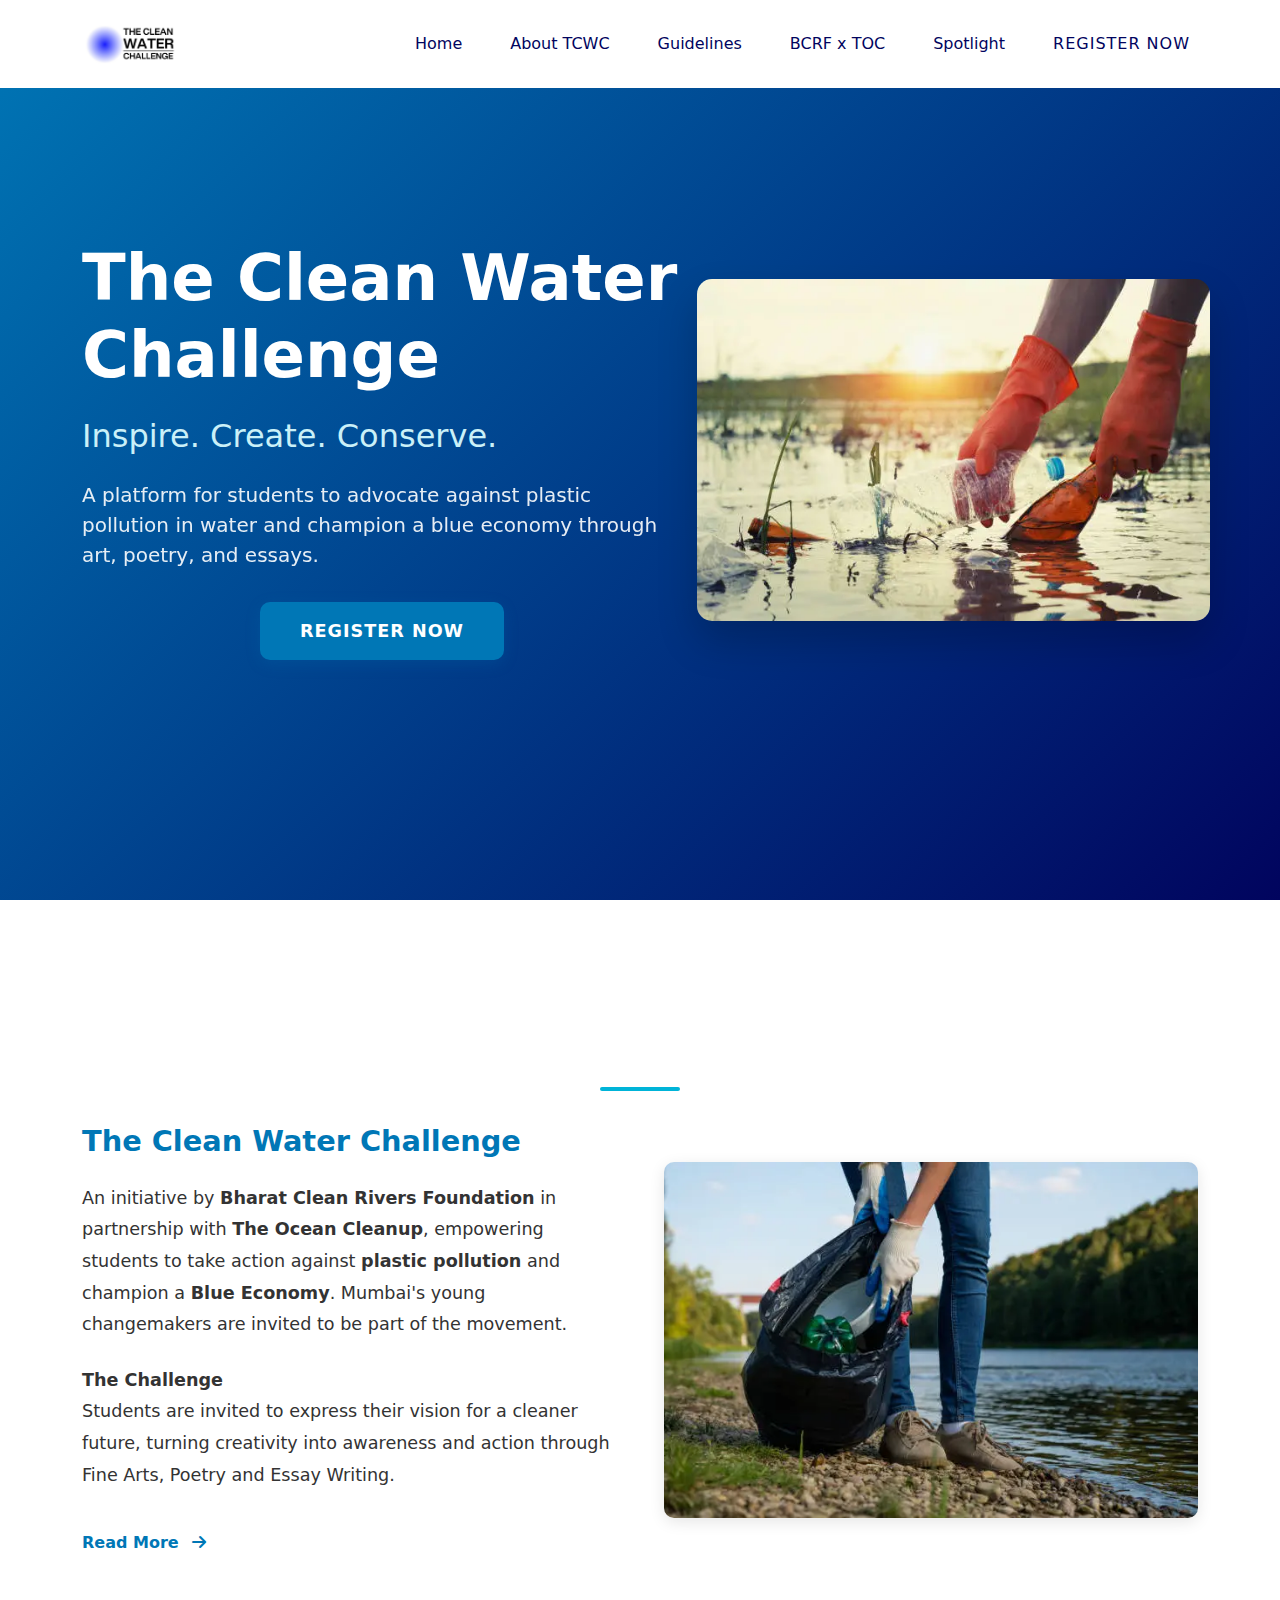
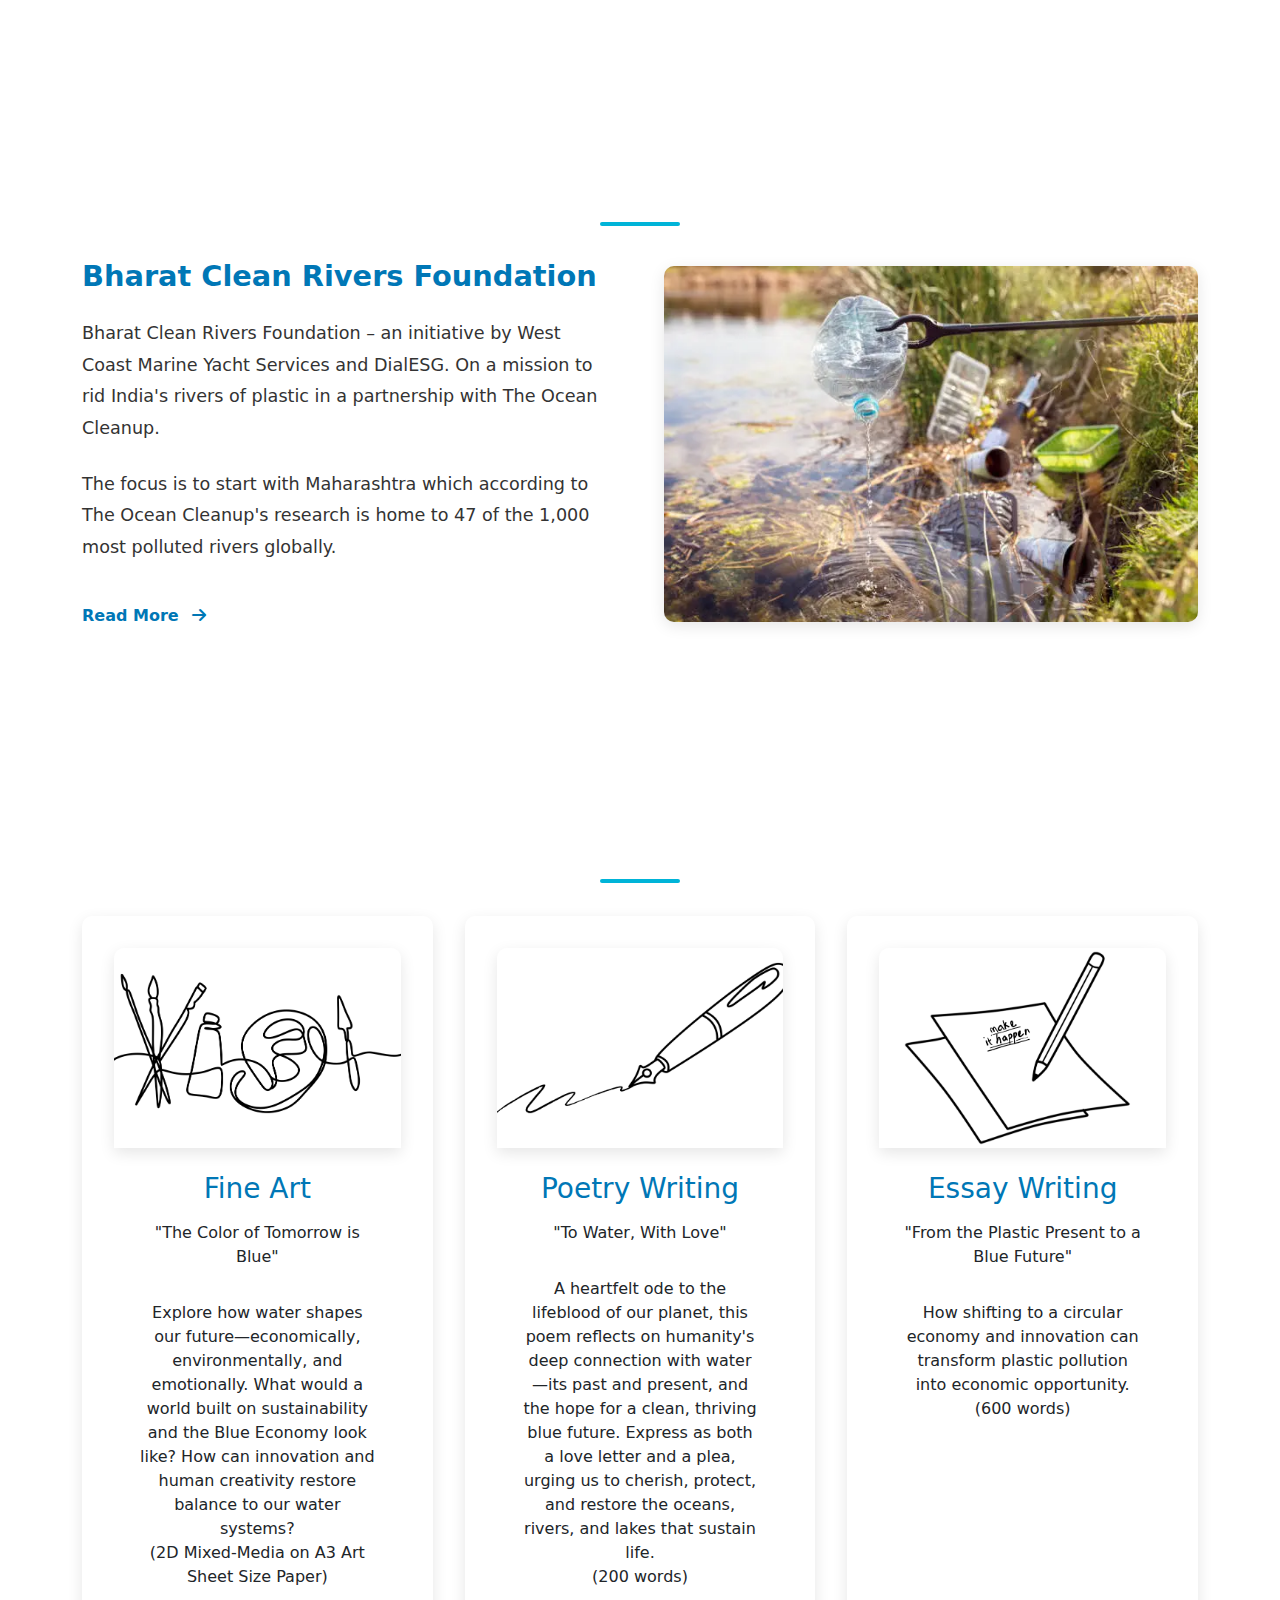
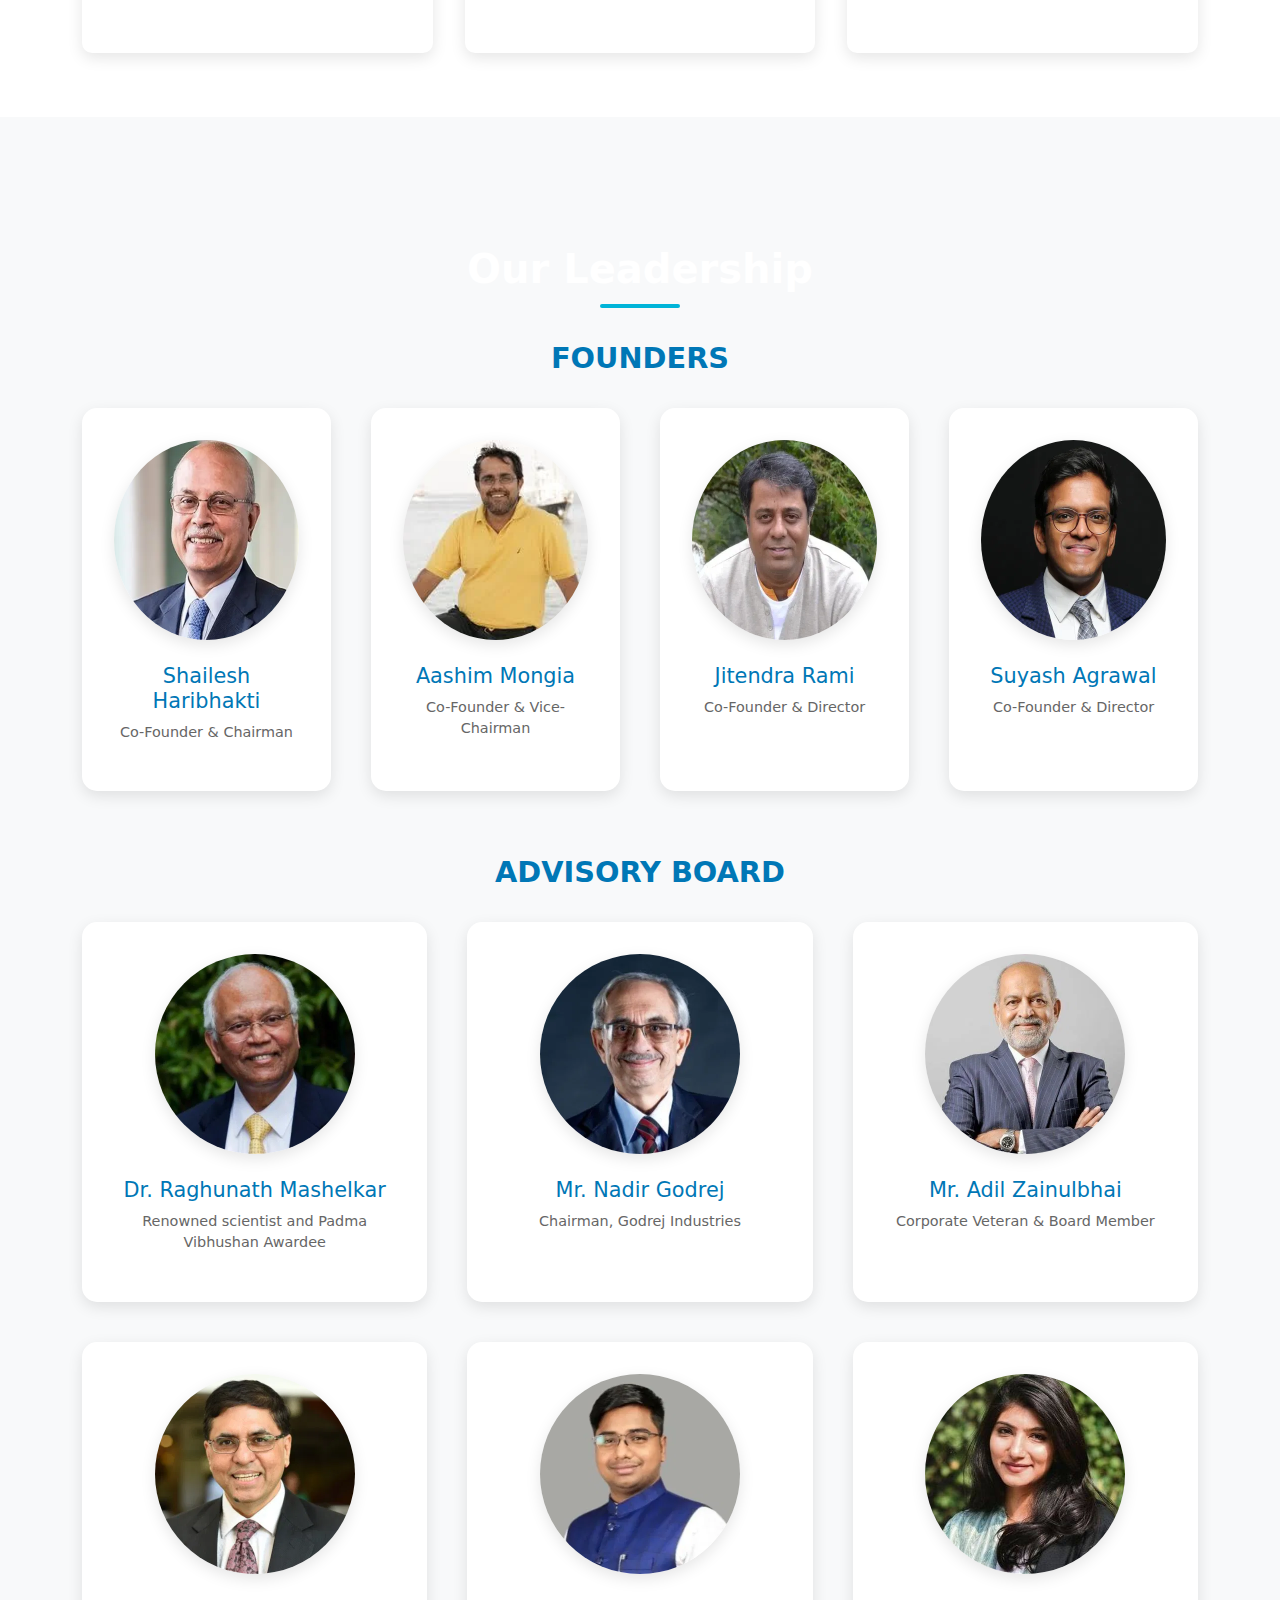
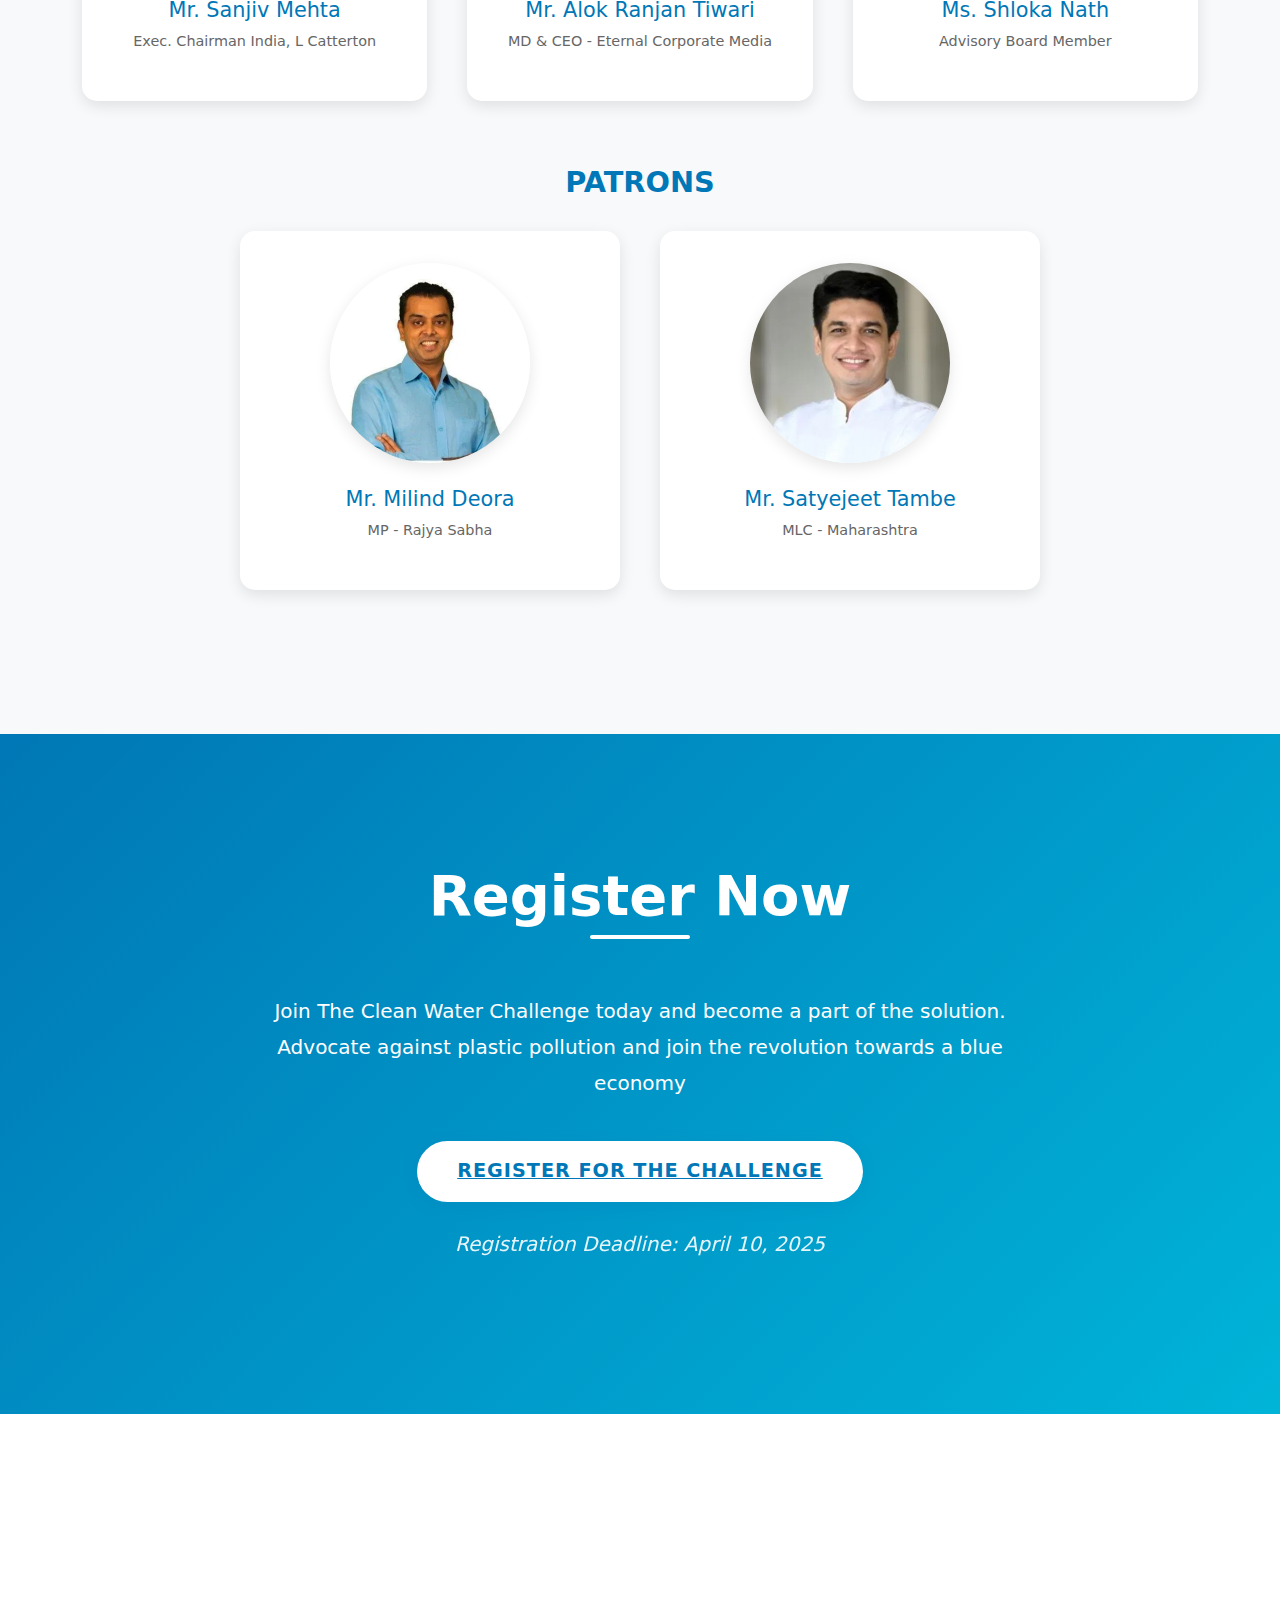
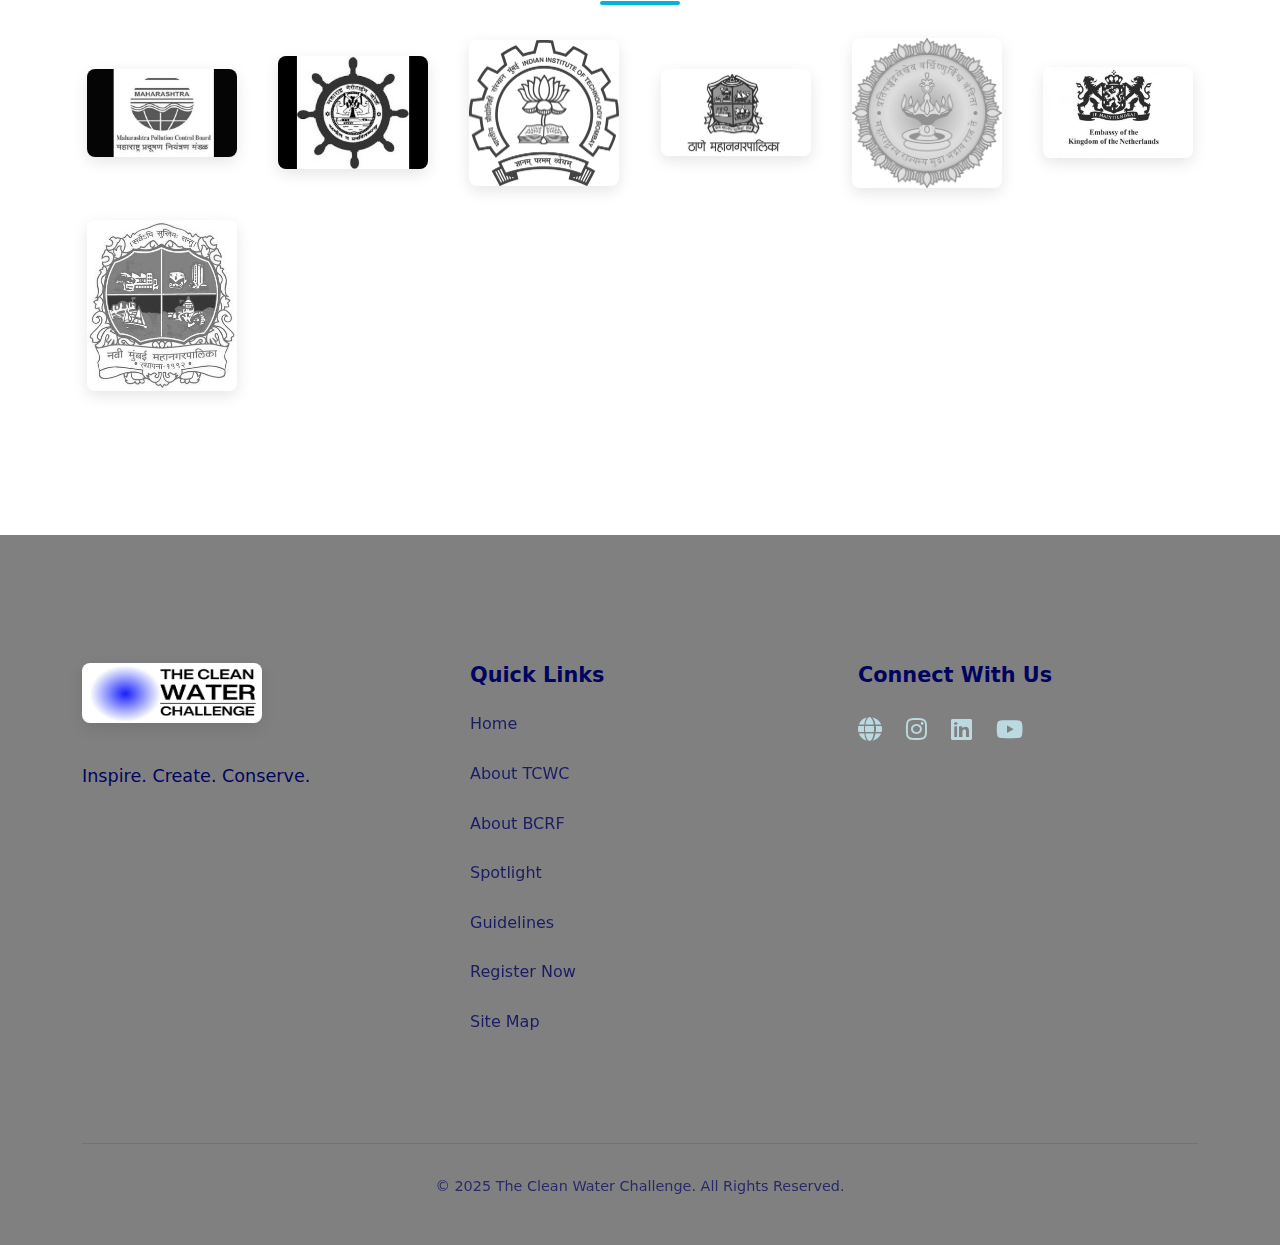
<file: index.html>
<!DOCTYPE html>
<html lang="en">
<head>
    <meta charset="UTF-8">
    <meta name="viewport" content="width=device-width, initial-scale=1.0">
    <title>The Clean Water Challenge</title>
    <link rel="stylesheet" href="styles.css">
    <link rel="stylesheet" href="https://cdnjs.cloudflare.com/ajax/libs/font-awesome/6.0.0-beta3/css/all.min.css">
    <link href="https://fonts.googleapis.com/css2?family=Montserrat:wght@100;400;500;600;700&family=Poppins:wght@100;400;500;600;700&display=swap" rel="stylesheet">
    <link href="https://cdn.jsdelivr.net/npm/bootstrap@5.3.2/dist/css/bootstrap.min.css" rel="stylesheet">
    <link rel="icon" type="image/png" href="/favicon-96x96.png" sizes="96x96" />
    <link rel="icon" type="image/svg+xml" href="/favicon.svg" />
    <link rel="shortcut icon" href="/favicon.ico" />
    <link rel="apple-touch-icon" sizes="180x180" href="/apple-touch-icon.png" />
    <link rel="manifest" href="/site.webmanifest" />
</head>
<body>
    <!-- Navigation Bar -->
    <header>
        <div class="container">
            <nav class="navbar navbar-expand-lg">
                <div class="logo">
                    <img src="./logos/logo.png" alt="TCWC Logo">
                </div>
                
                <button class="navbar-toggler hamburger" type="button" data-bs-toggle="collapse" data-bs-target="#navbarNav" aria-controls="navbarNav" aria-expanded="false" aria-label="Toggle navigation">
                    <span></span>
                    <span></span>
                    <span></span>
                </button>
                
                <div class="collapse navbar-collapse" id="navbarNav">
                    <ul class="navbar-nav nav-links ms-auto">
                        <li class="nav-item"><a class="nav-link" href="index.html">Home</a></li>
                        <li class="nav-item"><a class="nav-link" href="about-tcwc.html">About TCWC</a></li>
                        <li class="nav-item"><a class="nav-link" href="guidelines.html">Guidelines</a></li>
                        <li class="nav-item"><a class="nav-link" href="https://bharatcleanrivers.com/" target="_blank">BCRF x TOC</a></li>
                        <li class="nav-item"><a class="nav-link" href="spotlight.html">Spotlight</a></li>
                        <li class="nav-item"><a class="nav-link register-btn" href="https://docs.google.com/forms/d/e/1FAIpQLSfzUYQzGenbvrikNWLLRdE9n7EDdn3TvppN00e6zQhsI6_kOQ/formResponse" target="_blank">Register Now</a></li>
                    </ul>
                </div>
            </nav>
        </div>
    </header>
    
    <!-- Hero Section -->
    <section class="hero">
        <div class="container">
            <div class="hero-content">
                <h1>The Clean Water Challenge</h1>
                <h2>Inspire. Create. Conserve.</h2>
                <p>A platform for students to advocate against plastic pollution in water and champion a blue economy through art, poetry, and essays.</p>
                <div class="hero-buttons">
                    <a href="https://docs.google.com/forms/d/e/1FAIpQLSfzUYQzGenbvrikNWLLRdE9n7EDdn3TvppN00e6zQhsI6_kOQ/formResponse" class="cta-button" target="_blank" style="text-decoration: none;" >Register Now</a>
                    
                </div>
            </div>
            <div class="hero-image">
                <img src="./Home Page Pictures/beach clean.png" alt="Clean Waters Challenge">
            </div>
        </div>
    </section>

    <!-- About TCWC Section -->
    <section class="about-section" id="about-tcwc">
        <div class="container">
            <h2 class="section-title">About TCWC</h2>
            <div class="about-content">
                <div class="about-text">
                    <h3>The Clean Water Challenge</h3>
                    <p>An initiative by <b>Bharat Clean Rivers Foundation</b> in partnership with <b>The Ocean Cleanup</b>, empowering students to take action against <b>plastic pollution</b> and champion a <b>Blue Economy</b>. Mumbai's young changemakers are invited to be part of the movement.</p>
                    <p><b>The Challenge</b><br>Students are invited to express their vision for a cleaner future, turning creativity into awareness and action through Fine Arts, Poetry and Essay Writing.</p>
                    <a href="about-tcwc.html" class="read-more">Read More <i class="fas fa-arrow-right"></i></a>
                </div>
                <div class="about-image">
                    <img src="./Home Page Pictures/beach cleanup 2.png"alt="Clean Waters Challenge">
                </div>
            </div>
        </div>
    </section>

    <!-- About BCRF Section -->
    <section class="about-section" id="about-bcrf">
        <div class="container">
            <h2 class="section-title">About BCRF</h2>
            <div class="about-content reverse">
                <div class="about-text">
                    <h3>Bharat Clean Rivers Foundation</h3>
                    <p>Bharat Clean Rivers Foundation – an initiative by West Coast Marine Yacht Services and DialESG. On a mission to rid India's rivers of plastic in a partnership with The Ocean Cleanup.</p>
                    <p>The focus is to start with Maharashtra which according to The Ocean Cleanup's research is home to 47 of the 1,000 most polluted rivers globally.</p>
                    <a href="https://bharatcleanrivers.com/" class="read-more">Read More <i class="fas fa-arrow-right"></i></a>
                </div>
                <div class="about-image">
                    <img src="./Home Page Pictures/beach cleanup 3.png">
                </div>
            </div>
        </div>
    </section>

    <!-- Categories Section -->
    <section class="categories-section">
        <div class="container">
            <h2 class="section-title">TCWC Competition Categories</h2>
            <div class="categories-grid">
                <div class="category-card">
                    <img src=".\Home Page Pictures\1.png" alt="Fine Art">
                    <h3>Fine Art</h3>
                    <p>"The Color of Tomorrow is Blue"</p>
                    <p>Explore how water shapes our future—economically, environmentally, and emotionally. What would a world built on sustainability and the Blue Economy look like? How can innovation and human creativity restore balance to our water systems?
                        <br>
                        (2D Mixed-Media on A3 Art Sheet Size Paper)
                    </p>
                </div>
                <div class="category-card">
                    <img src=".\Home Page Pictures\2.png" alt="Literary Art">
                    <h3>Poetry Writing</h3>
                    <p>"To Water, With Love"</p>
                    <p>A heartfelt ode to the lifeblood of our planet, this poem reflects on humanity's deep connection with water—its past and present, and the hope for a clean, thriving blue future. Express as both a love letter and a plea, urging us to cherish, protect, and restore the oceans, rivers, and lakes that sustain life.
                        <br>
                        (200 words)
                    </p>
                </div>
                <div class="category-card">
                    <img src=".\Home Page Pictures\3.png" alt="Essay Writing">
                    <h3>Essay Writing</h3>
                    <p>"From the Plastic Present to a Blue Future"</p>
                    <p>How shifting to a circular economy and innovation can transform plastic pollution into economic opportunity.
                        <br>
                        (600 words)
                    </p>
                </div>
            </div>
        </div>
    </section>

    <!-- Team Section
    <section class="team-section">
        <div class="container">
            <h2 class="section-title">Our Team</h2>
            <div class="team-grid">
                <div class="team-member">
                    <img src="https://images.unsplash.com/photo-1573497019940-1c28c88b4f3e?ixlib=rb-4.0.3&ixid=M3wxMjA3fDB8MHxzZWFyY2h8MTh8fHByb2Zlc3Npb25hbCUyMHdvbWFufGVufDB8fDB8fHww&auto=format&fit=crop&w=600&q=60" alt="Anita Sharma">
                    <div class="team-info">
                        <h3>Anita Sharma</h3>
                        <p>Program Director</p>
                        <div class="team-social">
                            <a href="#"><i class="fab fa-linkedin"></i></a>
                            <a href="#"><i class="fab fa-twitter"></i></a>
                        </div>
                    </div>
                </div>
                <div class="team-member">
                    <img src="https://images.unsplash.com/photo-1560250097-0b93528c311a?ixlib=rb-4.0.3&ixid=M3wxMjA3fDB8MHxzZWFyY2h8OHx8cHJvZmVzc2lvbmFsJTIwbWFufGVufDB8fDB8fHww&auto=format&fit=crop&w=600&q=60" alt="Rajiv Mehta">
                    <div class="team-info">
                        <h3>Rajiv Mehta</h3>
                        <p>Creative Director</p>
                        <div class="team-social">
                            <a href="#"><i class="fab fa-linkedin"></i></a>
                            <a href="#"><i class="fab fa-instagram"></i></a>
                        </div>
                    </div>
                </div>
                <div class="team-member">
                    <img src="https://images.unsplash.com/photo-1580489944761-15a19d654956?ixlib=rb-4.0.3&ixid=M3wxMjA3fDB8MHxzZWFyY2h8NXx8cHJvZmVzc2lvbmFsJTIwd29tYW58ZW58MHx8MHx8fDA%3D&auto=format&fit=crop&w=600&q=60" alt="Priya Desai">
                    <div class="team-info">
                        <h3>Priya Desai</h3>
                        <p>Outreach Coordinator</p>
                        <div class="team-social">
                            <a href="#"><i class="fab fa-linkedin"></i></a>
                            <a href="#"><i class="fab fa-twitter"></i></a>
                        </div>
                    </div>
                </div>
                <div class="team-member">
                    <img src="https://images.unsplash.com/photo-1519085360753-af0119f7cbe7?ixlib=rb-4.0.3&ixid=M3wxMjA3fDB8MHxzZWFyY2h8MTJ8fHByb2Zlc3Npb25hbCUyMG1hbnxlbnwwfHwwfHx8MA%3D%3D&auto=format&fit=crop&w=600&q=60" alt="Vikram Singh">
                    <div class="team-info">
                        <h3>Vikram Singh</h3>
                        <p>Operations Manager</p>
                        <div class="team-social">
                            <a href="#"><i class="fab fa-linkedin"></i></a>
                            <a href="#"><i class="fab fa-instagram"></i></a>
                        </div>
                    </div>
                </div>
            </div>
        </div>
    </section> -->

    <!-- Advisory Board Section -->
    <section class="advisory-board">
        <div class="container">
            <h2 class="section-title">Our Leadership</h2>
            
            <!-- Founders Section -->
            <h3 class="sub-section-title">FOUNDERS</h3>
            <div class="board-members founders-grid">
                <div class="member-card">
                    <img src="./Profile Photo/Shailesh Haribhakti_.webp" alt="Shailesh Haribhakti">
                    <h3>Shailesh Haribhakti</h3>
                    <p>Co-Founder & Chairman</p>
                </div>
                <div class="member-card">
                    <img src="./Profile Photo/Aashim Mongia.webp" alt="Aashim Mongia">
                    <h3>Aashim Mongia</h3>
                    <p>Co-Founder & Vice-Chairman</p>
                </div>
                <div class="member-card">
                    <img src="./Profile Photo/Jitendra Rami.webp" alt="Jitendra Rami">
                    <h3>Jitendra Rami</h3>
                    <p>Co-Founder & Director</p>
                </div>
                <div class="member-card">
                    <img src="./Profile Photo/Suyash Agrawal.webp" alt="Suyash Agrawal">
                    <h3>Suyash Agrawal</h3>
                    <p>Co-Founder & Director</p>
                </div>
            </div>

            <!-- Advisory Board Section -->
            <h3 class="sub-section-title">ADVISORY BOARD</h3>
            <div class="board-members advisory-grid">
                <div class="member-card">
                    <img src="./Profile Photo/Raghunath Mashelkar.webp" alt="Dr. Raghunath Mashelkar">
                    <h3>Dr. Raghunath Mashelkar</h3>
                    <p>Renowned scientist and Padma Vibhushan Awardee</p>
                </div>
                <div class="member-card">
                    <img src="./Profile Photo/Nadir Godrej.webp" alt="Nadir Godrej">
                    <h3>Mr. Nadir Godrej</h3>
                    <p>Chairman, Godrej Industries</p>
                </div>
                <div class="member-card">
                    <img src="./Profile Photo/Adil Zainulbhai.webp" alt="Adil Zainulbhai">
                    <h3>Mr. Adil Zainulbhai</h3>
                    <p>Corporate Veteran & Board Member</p>
                </div>
                <div class="member-card">
                    <img src="./Profile Photo/Sanjiv Mehta.webp" alt="Sanjiv Mehta">
                    <h3>Mr. Sanjiv Mehta</h3>
                    <p>Exec. Chairman India, L Catterton</p>
                </div>
                <div class="member-card">
                    <img src="./Profile Photo/Alok Ranjan Tiwari.webp" alt="Alok Ranjan Tiwari">
                    <h3>Mr. Alok Ranjan Tiwari</h3>
                    <p>MD & CEO - Eternal Corporate Media</p>
                </div>
                <div class="member-card">
                    <img src="./Profile Photo/Shloka Nath.jpg" alt="Shloka Nath">
                    <h3>Ms. Shloka Nath</h3>
                    <p>Advisory Board Member</p>
                </div>
            </div>

            <!-- Patrons Section -->
            <h3 class="sub-section-title">PATRONS</h3>
            <div class="board-members patrons-grid">
                <div class="member-card">
                    <img src="./Profile Photo/Milind Deora.webp" alt="Milind Deora">
                    <h3>Mr. Milind Deora</h3>
                    <p>MP - Rajya Sabha</p>
                </div>
                <div class="member-card">
                    <img src="./Profile Photo/Satyejeet Tambe.webp" alt="Satyejeet Tambe">
                    <h3>Mr. Satyejeet Tambe</h3>
                    <p>MLC - Maharashtra</p>
                </div>
            </div>
        </div>
    </section>

    <!-- Register Section -->
    <section class="register-section">
        <div class="container">
            <h2 class="section-title">Register Now</h2>
            <div class="register-content">
                <p>Join The Clean Water Challenge today and become a part of the solution. Advocate against plastic pollution and join the revolution towards a blue economy</p>
                <a href="https://docs.google.com/forms/d/e/1FAIpQLSfzUYQzGenbvrikNWLLRdE9n7EDdn3TvppN00e6zQhsI6_kOQ/formResponse" class="cta-button" target="_blank">Register for the Challenge</a>
                <p class="deadline-note">Registration Deadline: April 10, 2025</p>
            </div>
        </div>
    </section>

    <!-- Sponsors Section -->
    <section class="sponsors-section">
        <div class="container">
            <h2 class="section-title">Our Collaborators</h2>
            <div class="sponsors-carousel">
                <div class="sponsor">
                    <img src="./logos/logo1.jpg" alt="Sponsor 1">
                </div>
                <div class="sponsor">
                    <img src="./logos/logo2.jpg" alt="Sponsor 2">
                </div>
                <div class="sponsor">
                    <img src="./logos/logo3.png" alt="Sponsor 3">
                </div>
                <div class="sponsor">
                    <img src="./logos/logo4.jpg" alt="Sponsor 4">
                </div>
                <div class="sponsor">
                    <img src="./logos/logo5.png" alt="Sponsor 5">
                </div>
                <div class="sponsor">
                    <img src="./logos/logo6.jpg" alt="Sponsor 6">
                </div>
                <div class="sponsor">
                    <img src="./logos/logo7.jpg" alt="Sponsor 6">
                </div>
               
            </div>
        </div>
    </section>

    <!-- Footer -->
    <footer>
        <div class="container">
            <div class="footer-content">
                <div class="footer-logo">
                    <img src="./logos/logo.png" alt="TCWC Logo">
                    <p>Inspire. Create. Conserve.</p>
                </div>
                <div class="footer-links">
                    <h3>Quick Links</h3>
                    <ul>
                        <li><a href="index.html">Home</a></li>
                        <li><a href="about-tcwc.html">About TCWC</a></li>
                        <li><a href="about-bcrf.html">About BCRF</a></li>
                        <li><a href="spotlight.html">Spotlight</a></li>
                        <li><a href="guidelines.html">Guidelines</a></li>
                        <li><a href="https://docs.google.com/forms/d/1qTkvCB6DeCjeE_NaLQInuieeUNGc_ksRTwnC0xw6EHE/edit " target="_blank">Register Now</a></li>
                        <li><a href="sitemap.html">Site Map</a></li>
                    </ul>
                </div>
                <div class="footer-social">
                    <h3>Connect With Us</h3>
                    <div class="social-icons">
                        <a href="https://bharatcleanrivers.com/" target="_blank"><i class="fas fa-globe"></i></a>
                        <a href="https://instagram.com/bharatcleanrivers" target="_blank"><i class="fab fa-instagram"></i></a>
                        <a href="https://www.linkedin.com/company/bharat-clean-rivers-foundation/" target="_blank"><i class="fab fa-linkedin"></i></a>
                        <a href="https://www.youtube.com/@BharatCleanRivers" target="_blank"><i class="fab fa-youtube"></i></a>
                    </div>
                </div>
            </div>
            <div class="footer-bottom">
                <p>&copy; 2025 The Clean Water Challenge. All Rights Reserved.</p>
            </div>
        </div>
    </footer>

  <script src="./script.js"></script>
  <script src="https://cdn.jsdelivr.net/npm/bootstrap@5.3.2/dist/js/bootstrap.bundle.min.js"></script>
</body>
</html>
</file>
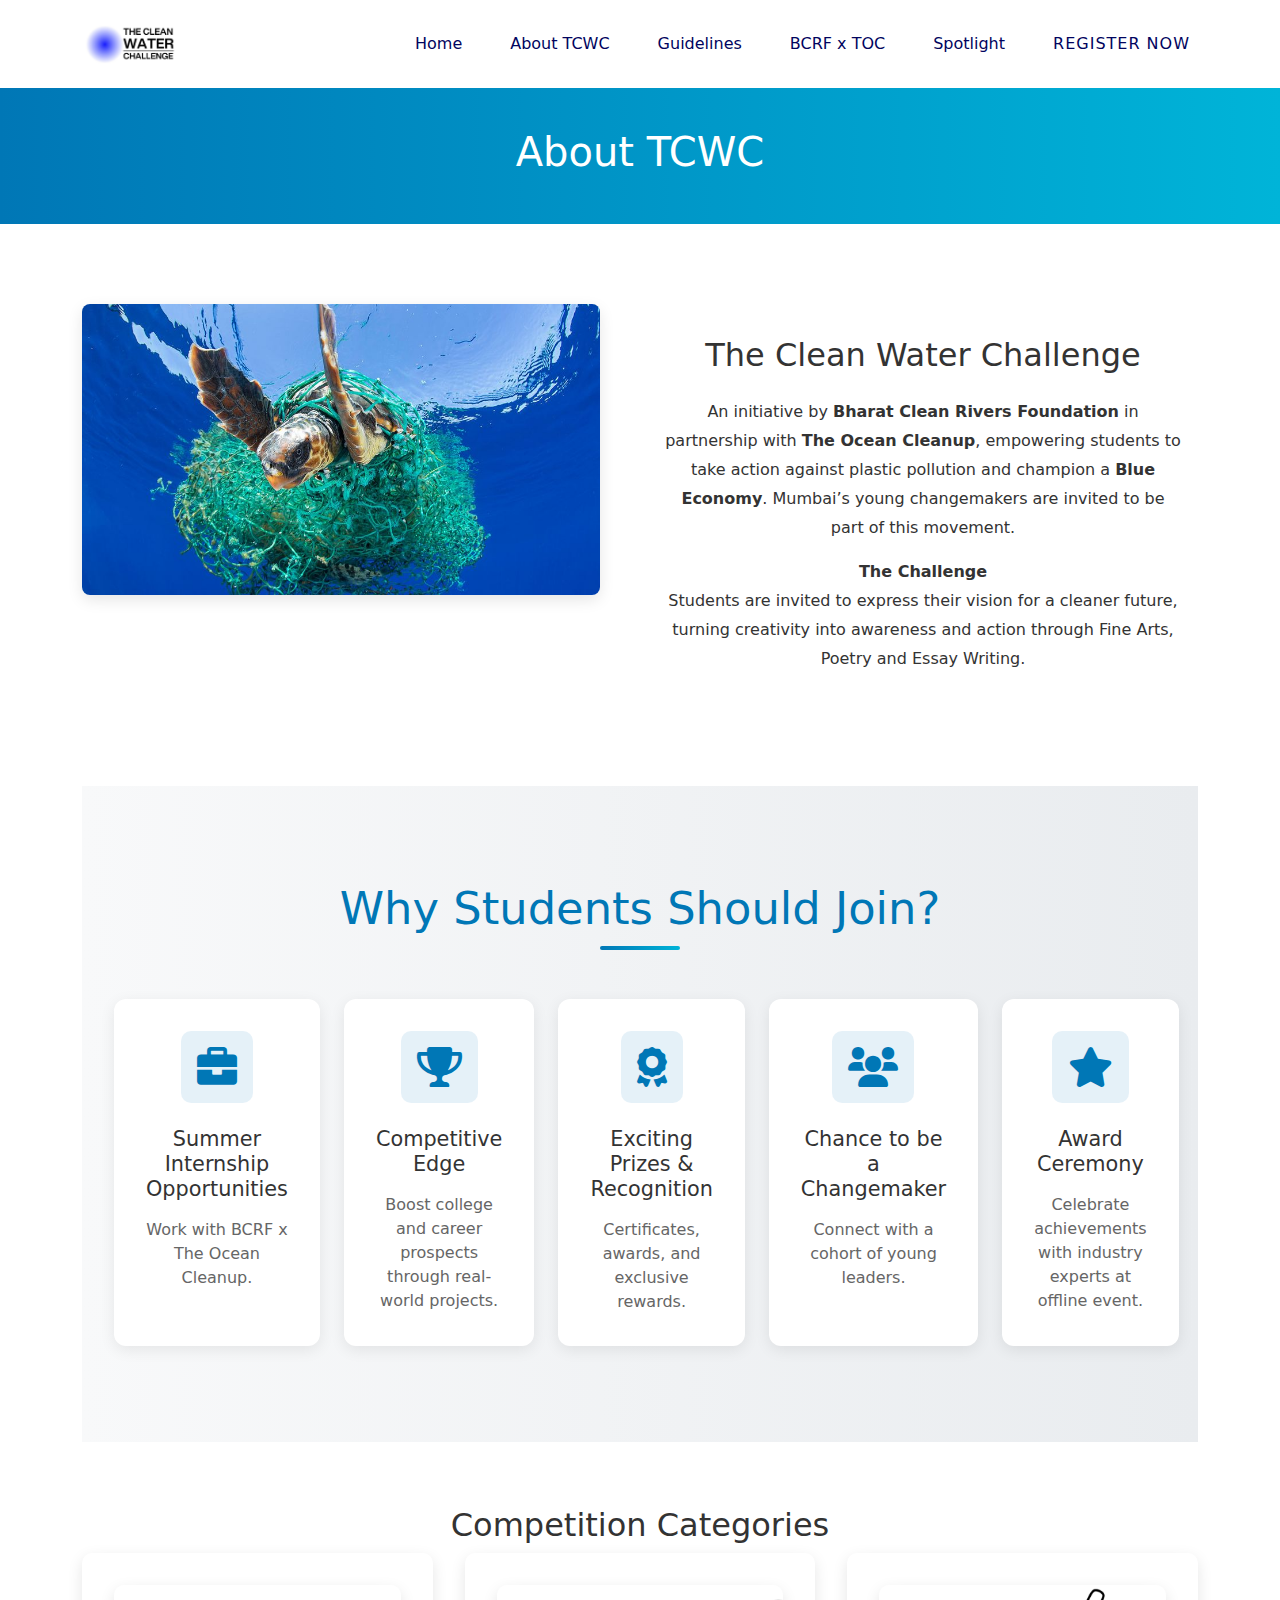
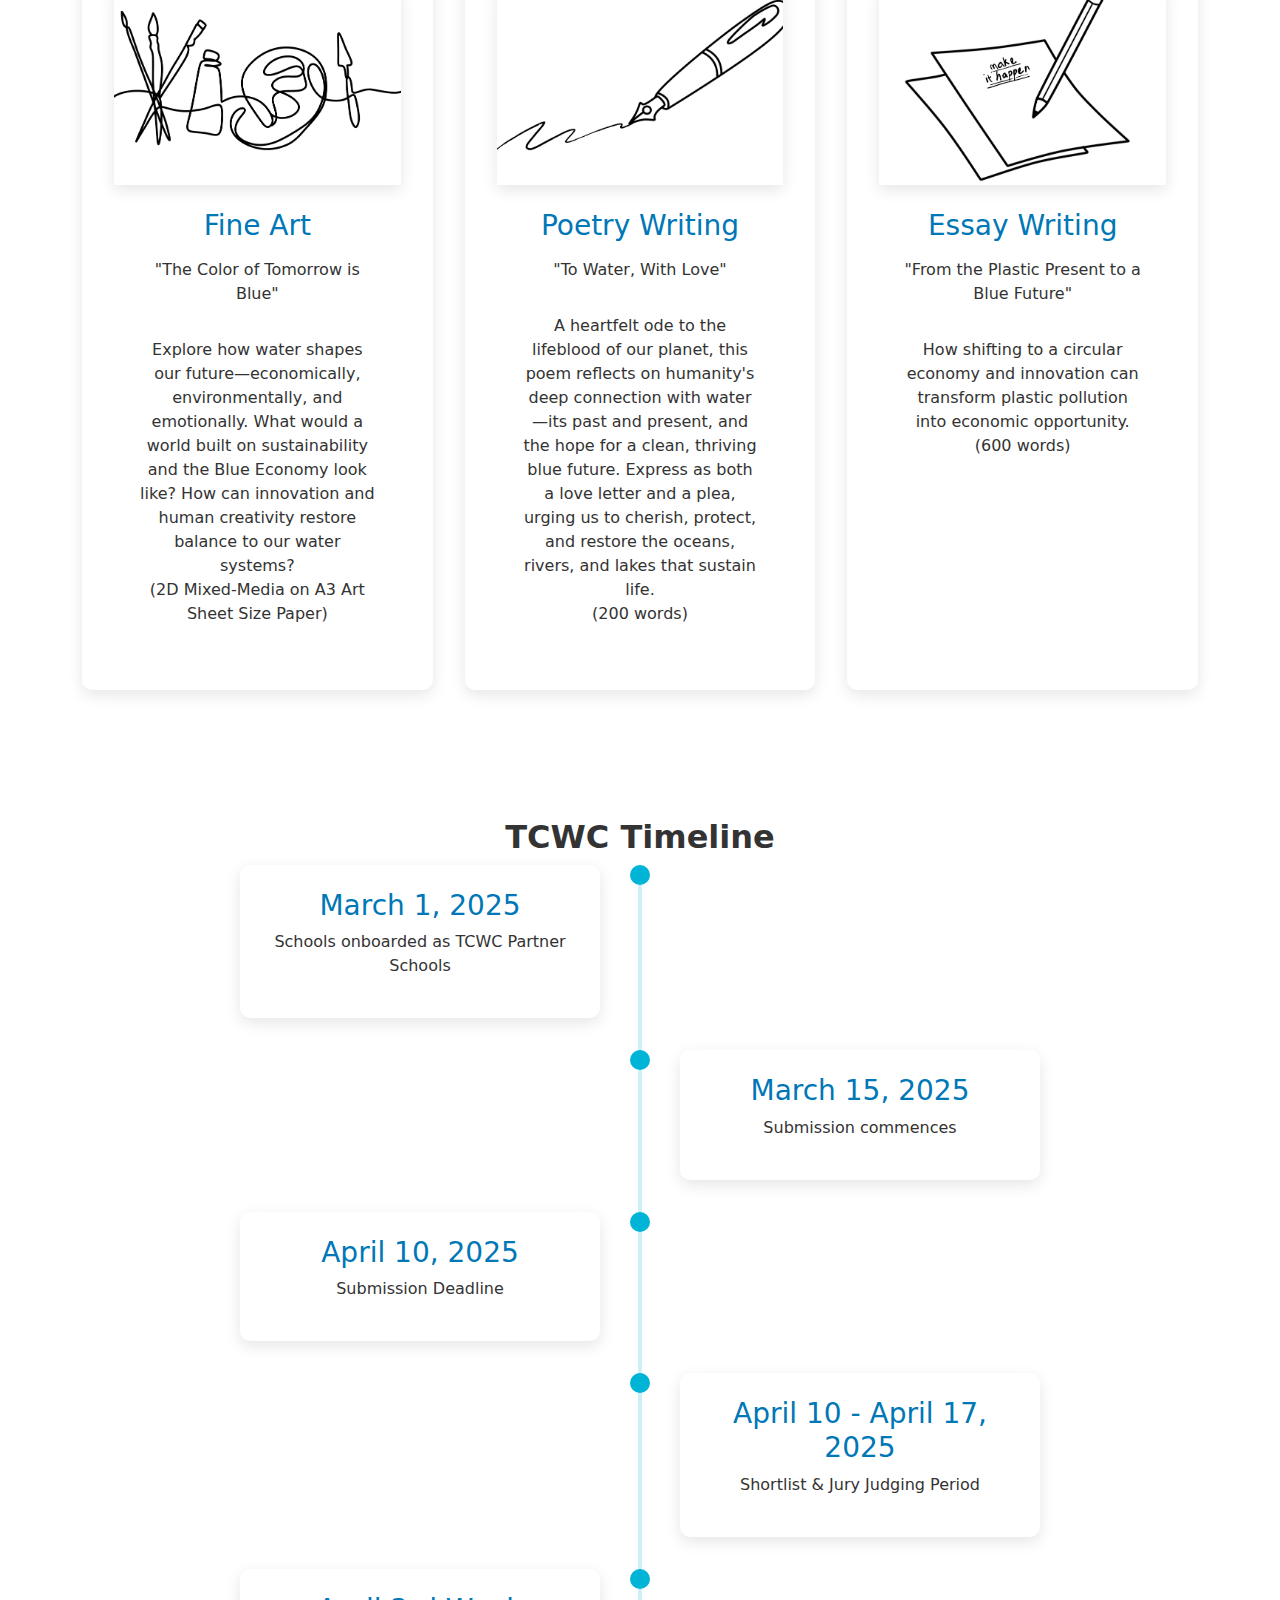
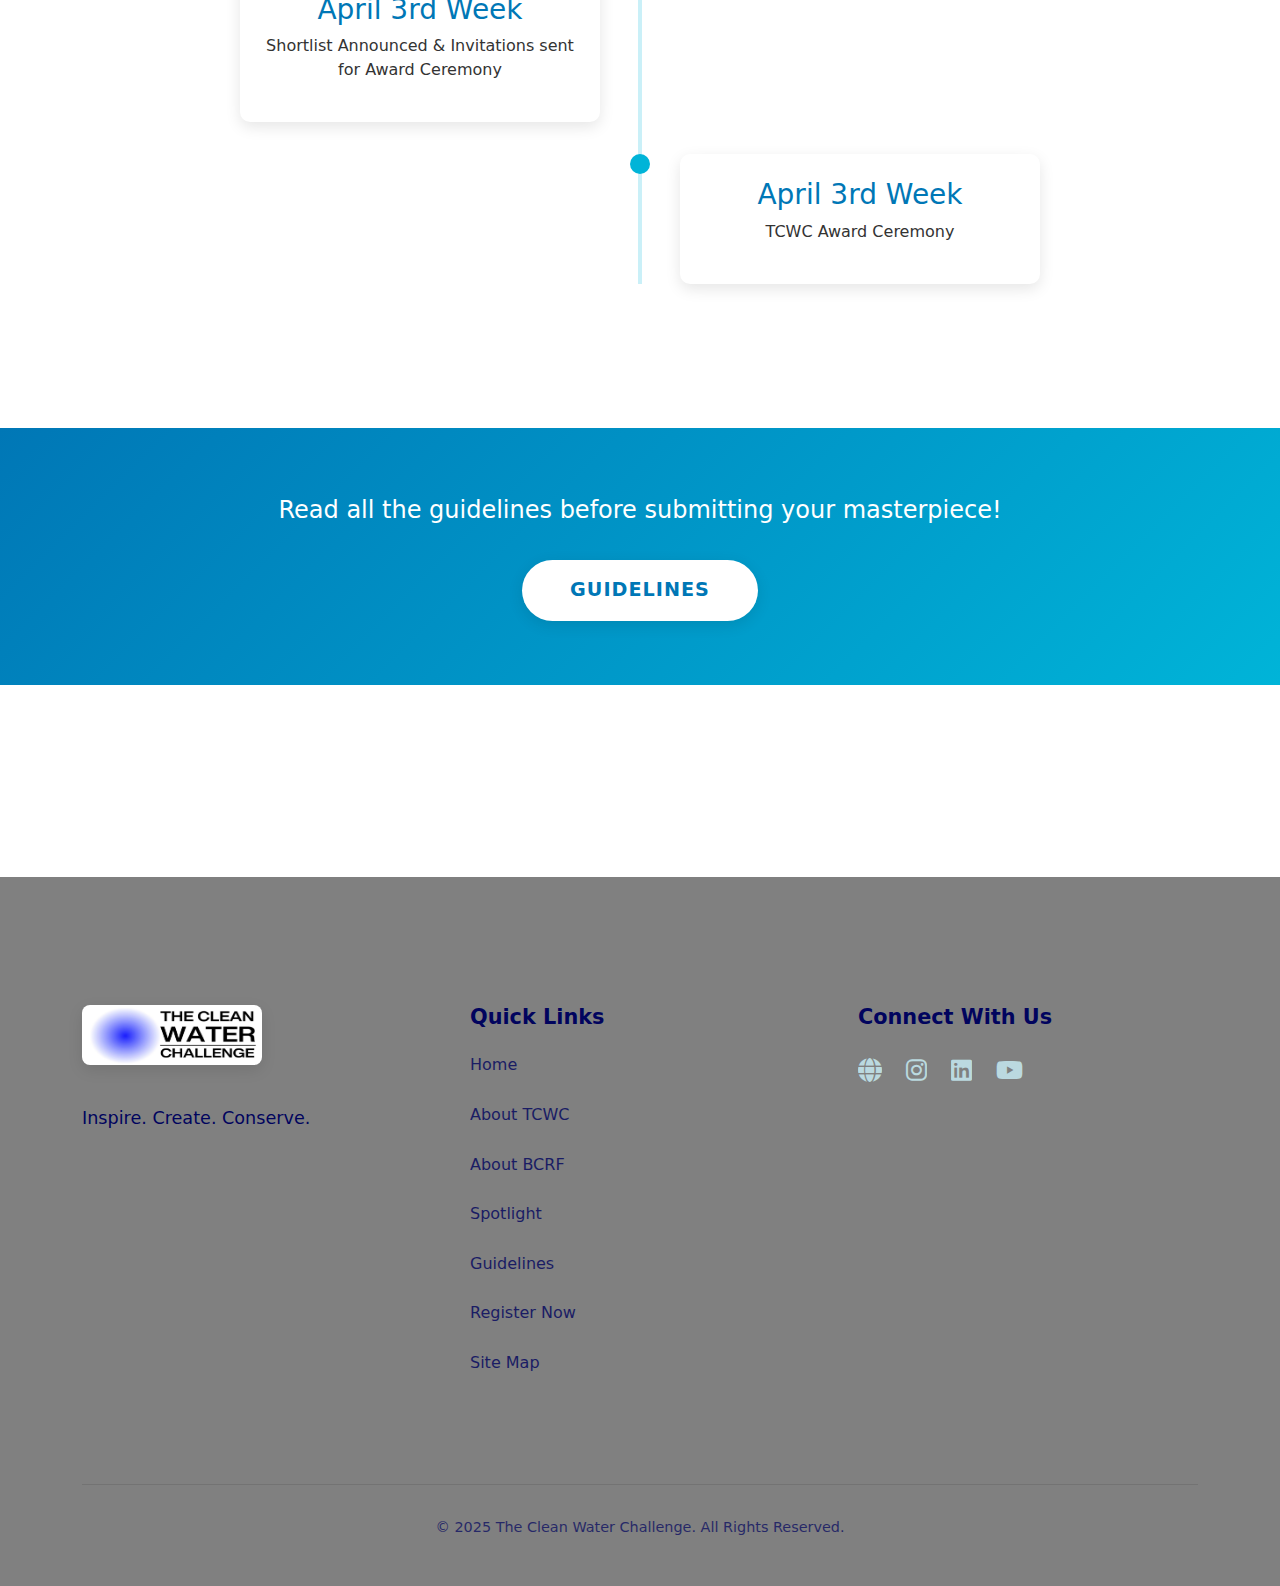
<file: about-tcwc.html>
<!DOCTYPE html>
<html lang="en">
<head>
    <meta charset="UTF-8">
    <meta name="viewport" content="width=device-width, initial-scale=1.0">
    <title>About TCWC - The Clean Water Challenge</title>
    <link rel="stylesheet" href="styles.css">
    <link rel="stylesheet" href="https://cdnjs.cloudflare.com/ajax/libs/font-awesome/6.0.0-beta3/css/all.min.css">
    <link href="https://fonts.googleapis.com/css2?family=Montserrat:wght@100;400;500;600;700&family=Poppins:wght@100;400;500;600;700&display=swap" rel="stylesheet">
    <link href="https://cdn.jsdelivr.net/npm/bootstrap@5.3.2/dist/css/bootstrap.min.css" rel="stylesheet">  
    <link rel="icon" type="image/png" href="/favicon-96x96.png" sizes="96x96" />
    <link rel="icon" type="image/svg+xml" href="/favicon.svg" />
    <link rel="shortcut icon" href="/favicon.ico" />
    <link rel="apple-touch-icon" sizes="180x180" href="/apple-touch-icon.png" />
    <link rel="manifest" href="/site.webmanifest" />
</head>
<body>
    <!-- Navigation Bar -->
    <header>
        <div class="container">
            <nav class="navbar navbar-expand-lg">
                <div class="logo">
                    <img src="./logos/logo.png" alt="TCWC Logo">
                </div>
                
                <button class="navbar-toggler hamburger" type="button" data-bs-toggle="collapse" data-bs-target="#navbarNav" aria-controls="navbarNav" aria-expanded="false" aria-label="Toggle navigation">
                    <span></span>
                    <span></span>
                    <span></span>
                </button>
                
                <div class="collapse navbar-collapse" id="navbarNav">
                    <ul class="navbar-nav nav-links ms-auto">
                        <li class="nav-item"><a class="nav-link" href="index.html">Home</a></li>
                        <li class="nav-item"><a class="nav-link" href="about-tcwc.html">About TCWC</a></li>
                        <li class="nav-item"><a class="nav-link" href="guidelines.html">Guidelines</a></li>
                        <li class="nav-item"><a class="nav-link" href="https://bharatcleanrivers.com/" target="_blank">BCRF x TOC</a></li>
                        <li class="nav-item"><a class="nav-link" href="spotlight.html">Spotlight</a></li>
                        <li class="nav-item"><a class="nav-link register-btn" href="https://docs.google.com/forms/d/e/1FAIpQLSfzUYQzGenbvrikNWLLRdE9n7EDdn3TvppN00e6zQhsI6_kOQ/formResponse" target="_blank">Register Now</a></li>
                    </ul>
                </div>
            </nav>
        </div>
    </header>

    <!-- Page Banner -->
    <section class="page-banner">
        <div class="container">
            <h1>About TCWC</h1>
        </div>
    </section>

    <!-- About TCWC Content -->
    <section class="about-detail-section">
        <div class="container">
            <div class="about-detail-content">
                <div class="about-detail-image">
                    <img src="./Home Page Pictures/Turtle.jpg">
                </div>
                <div class="about-detail-text">
                    <h2>The Clean Water Challenge</h2>
                    <p>An initiative by <b>Bharat Clean Rivers Foundation</b> in partnership with <b>The Ocean Cleanup</b>, empowering students to take action against plastic pollution and champion a <b>Blue Economy</b>. Mumbai’s young changemakers are invited to be part of this movement.</p>
                    <p><b>The Challenge</b><br>Students are invited to express their vision for a cleaner future, turning creativity into awareness and action through Fine Arts, Poetry and Essay Writing.</p>
                </div>
            </div>
            <div class="why-join-section">
                <h2>Why Students Should Join?</h2>
                <div class="why-join-content">
                    <div class="why-join-points">
                        <div class="join-point">
                            <i class="fas fa-briefcase"></i>
                            <h3>Summer Internship Opportunities</h3>
                            <p>Work with BCRF x The Ocean Cleanup.</p>
                        </div>
                        <div class="join-point">
                            <i class="fas fa-trophy"></i>
                            <h3>Competitive Edge</h3>
                            <p>Boost college and career prospects through real-world projects.</p>
                        </div>
                        <div class="join-point">
                            <i class="fas fa-award"></i>
                            <h3>Exciting Prizes & Recognition</h3>
                            <p>Certificates, awards, and exclusive rewards.</p>
                        </div>
                        <div class="join-point">
                            <i class="fas fa-users"></i>
                            <h3>Chance to be a Changemaker</h3>
                            <p>Connect with a cohort of young leaders.</p>
                        </div>
                        <div class="join-point">
                            <i class="fas fa-star"></i>
                            <h3>Award Ceremony</h3>
                            <p>Celebrate achievements with industry experts at offline event.</p>
                        </div>
                    </div>
                 
                </div>
            </div>
            <div class="categories-section">
                <h2>Competition Categories</h2>
                <div class="categories-grid">
                    <div class="category-card">
                        <img src=".\Home Page Pictures\1.png" alt="Fine Art">
                        <h3>Fine Art</h3>
                        <p>"The Color of Tomorrow is Blue"</p>
                        <p>Explore how water shapes our future—economically, environmentally, and emotionally. What would a world built on sustainability and the Blue Economy look like? How can innovation and human creativity restore balance to our water systems?
                            <br>
                            (2D Mixed-Media on A3 Art Sheet Size Paper)
                        </p>
                    </div>
                    <div class="category-card">
                        <img src=".\Home Page Pictures\2.png" alt="Literary Art">
                        <h3>Poetry Writing</h3>
                        <p>"To Water, With Love"</p>
                        <p>A heartfelt ode to the lifeblood of our planet, this poem reflects on humanity's deep connection with water—its past and present, and the hope for a clean, thriving blue future. Express as both a love letter and a plea, urging us to cherish, protect, and restore the oceans, rivers, and lakes that sustain life.
                            <br>
                            (200 words)
                        </p>
                    </div>
                    <div class="category-card">
                        <img src=".\Home Page Pictures\3.png" alt="Essay Writing">
                        <h3>Essay Writing</h3>
                        <p>"From the Plastic Present to a Blue Future"</p>
                        <p>How shifting to a circular economy and innovation can transform plastic pollution into economic opportunity.
                            <br>
                            (600 words)
                        </p>
                    </div>
                </div>
            </div>
            
            <div class="timeline-section">
                <h2><strong>TCWC Timeline</strong></h2>
                <div class="timeline">
                    <div class="timeline-item">
                        <div class="timeline-dot"></div>
                        <div class="timeline-content">
                            <h3>March 1, 2025</h3>
                            <p>Schools onboarded as TCWC Partner Schools</p>
                        </div>
                    </div>
                    <div class="timeline-item">
                        <div class="timeline-dot"></div>
                        <div class="timeline-content">
                            <h3>March 15, 2025</h3>
                            <p>Submission commences</p>
                        </div>
                    </div>
                    <div class="timeline-item">
                        <div class="timeline-dot"></div>
                        <div class="timeline-content">
                            <h3>April 10, 2025</h3>
                            <p>Submission Deadline</p>
                        </div>
                    </div>
                    <div class="timeline-item">
                        <div class="timeline-dot"></div>
                        <div class="timeline-content">
                            <h3>April 10 - April 17, 2025</h3>
                            <p>Shortlist & Jury Judging Period</p>
                        </div>
                    </div>
                    <div class="timeline-item">
                        <div class="timeline-dot"></div>
                        <div class="timeline-content">
                            <h3>April 3rd Week</h3>
                            <p>Shortlist Announced & Invitations sent for Award Ceremony</p>
                        </div>
                    </div>
                    <div class="timeline-item">
                        <div class="timeline-dot"></div>
                        <div class="timeline-content">
                            <h3>April 3rd Week</h3>
                            <p>TCWC Award Ceremony</p>
                        </div>
                    </div>
                </div>
                </div>
            </div>
            
            <div class="presented-by">
                <p>Read all the guidelines before submitting your masterpiece!</p>
                <a href="guidelines.html" class="cta-button" target="_blank">Guidelines</a>
            </div>
        </div>
    </section>

    <!-- Footer -->
    <footer>
        <div class="container">
            <div class="footer-content">
                <div class="footer-logo">
                    <img src="./logos/logo.png" alt="TCWC Logo">
                    <p>Inspire. Create. Conserve.</p>
                </div>
                <div class="footer-links">
                    <h3>Quick Links</h3>
                    <ul>
                        <li><a href="index.html">Home</a></li>
                        <li><a href="about-tcwc.html">About TCWC</a></li>
                        <li><a href="about-bcrf.html">About BCRF</a></li>
                        <li><a href="spotlight.html">Spotlight</a></li>
                        <li><a href="guidelines.html">Guidelines</a></li>
                        <li><a href="https://docs.google.com/forms/d/1qTkvCB6DeCjeE_NaLQInuieeUNGc_ksRTwnC0xw6EHE/edit " target="_blank" >Register Now</a></li>
                        <li><a href="sitemap.html">Site Map</a></li>
                    </ul>
                </div>
                <div class="footer-social">
                    <h3>Connect With Us</h3>
                    <div class="social-icons">
                        <a href="https://bharatcleanrivers.com/" target="_blank"><i class="fas fa-globe"></i></a>
                        <a href="https://instagram.com/bharatcleanrivers" target="_blank"><i class="fab fa-instagram"></i></a>
                        <a href="https://www.linkedin.com/company/bharat-clean-rivers-foundation/" target="_blank"><i class="fab fa-linkedin"></i></a>
                        <a href="https://www.youtube.com/@BharatCleanRivers" target="_blank"><i class="fab fa-youtube"></i></a>
                    </div>
                </div>
            </div>
            <div class="footer-bottom">
                <p>&copy; 2025 The Clean Water Challenge. All Rights Reserved.</p>
            </div>
        </div>
    </footer>

    <script src="script.js"></script>
    <script src="https://cdn.jsdelivr.net/npm/bootstrap@5.3.2/dist/js/bootstrap.bundle.min.js"></script>
</body>
</html>
</file>
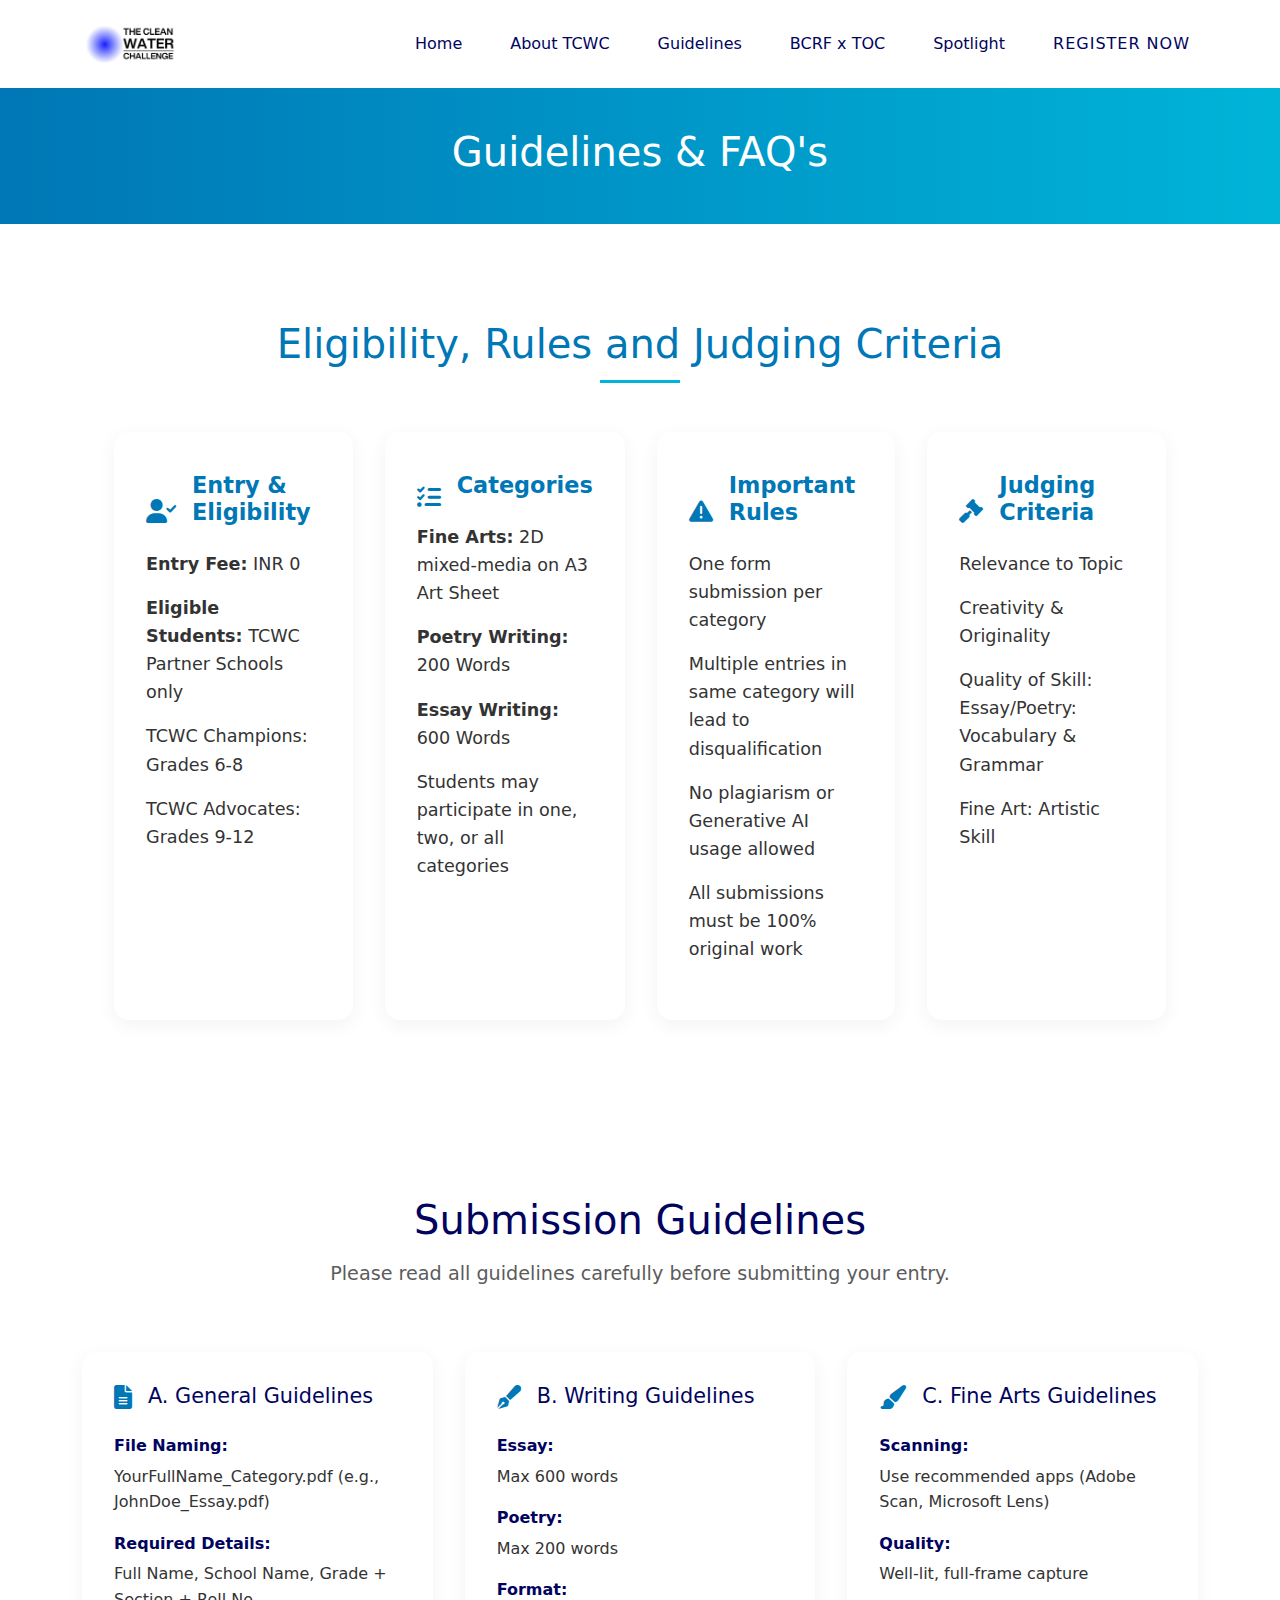
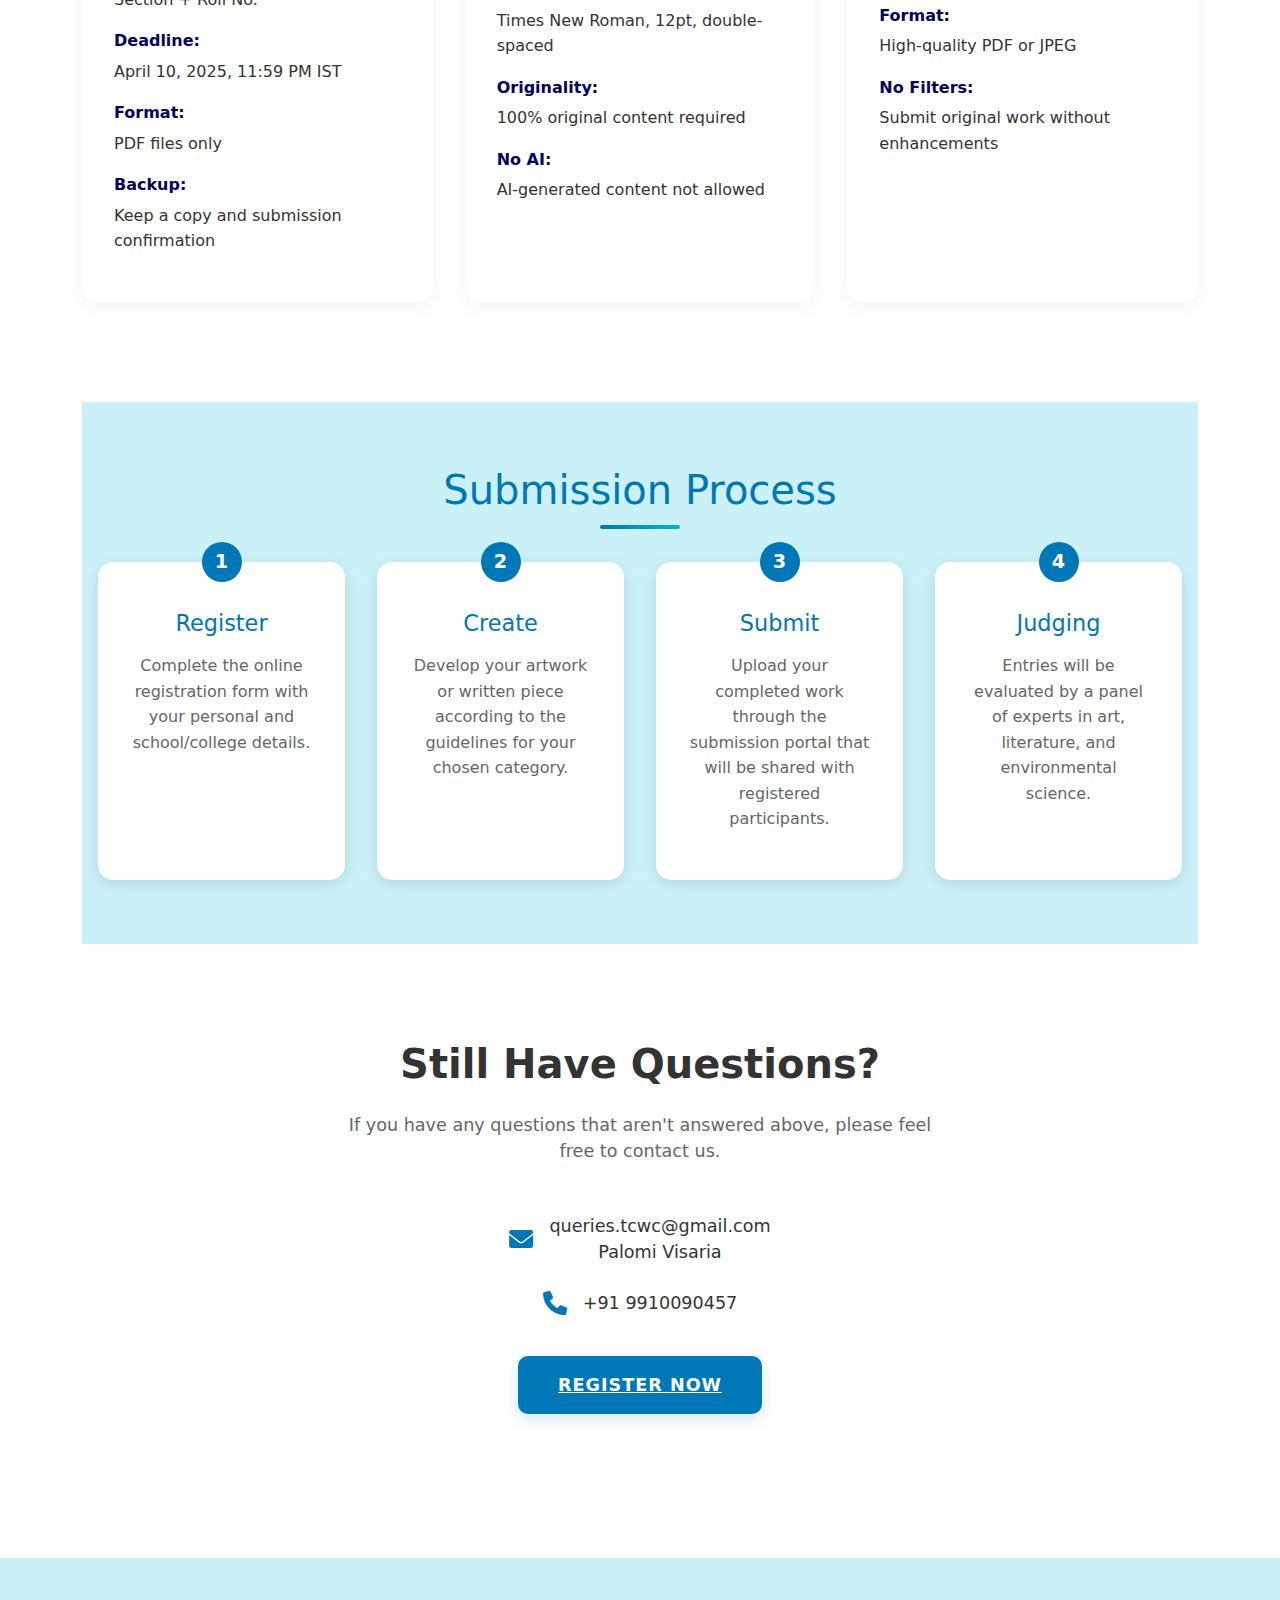
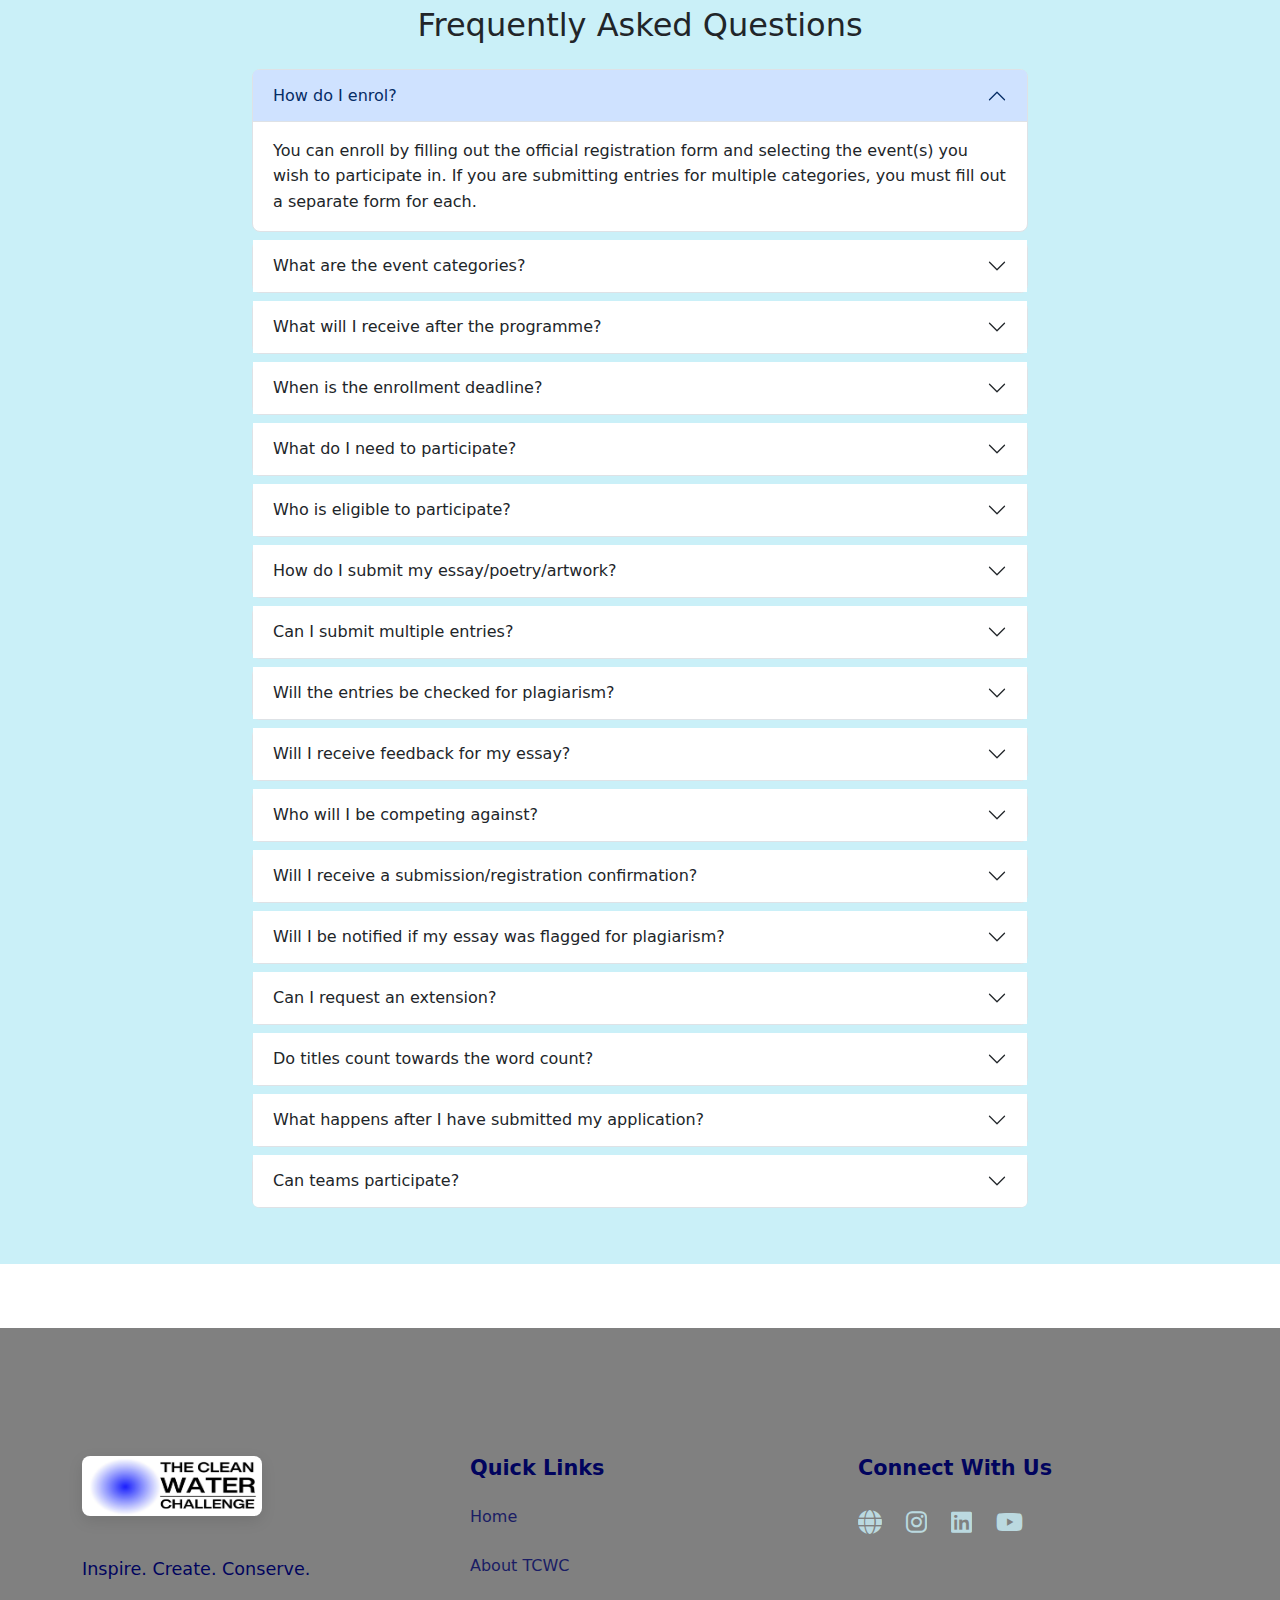
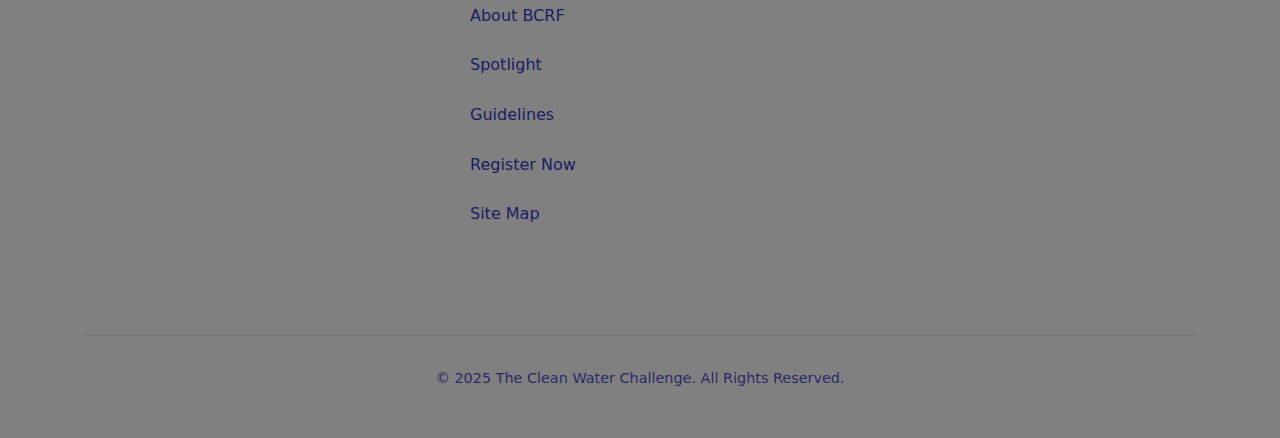
<file: guidelines.html>
<!DOCTYPE html>
<html lang="en">
<head>
    <meta charset="UTF-8">
    <meta name="viewport" content="width=device-width, initial-scale=1.0">
    <title>Guidelines - The Clean Waters Challenge</title>
    <link rel="stylesheet" href="styles.css">
    <link rel="stylesheet" href="https://cdnjs.cloudflare.com/ajax/libs/font-awesome/6.0.0-beta3/css/all.min.css">
    <link href="https://fonts.googleapis.com/css2?family=Montserrat:wght@100;400;500;600;700&family=Poppins:wght@100;400;500;600;700&display=swap" rel="stylesheet">
    <link href="https://cdn.jsdelivr.net/npm/bootstrap@5.3.2/dist/css/bootstrap.min.css" rel="stylesheet">
    <link rel="icon" type="image/png" href="/favicon-96x96.png" sizes="96x96" />
<link rel="icon" type="image/svg+xml" href="/favicon.svg" />
<link rel="shortcut icon" href="/favicon.ico" />
<link rel="apple-touch-icon" sizes="180x180" href="/apple-touch-icon.png" />
<link rel="manifest" href="/site.webmanifest" />
    
</head>
<body>
    <!-- Navigation -->
    <header>
        <div class="container">
            <nav class="navbar navbar-expand-lg">
                <div class="logo">
                    <img src="./logos/logo.png" alt="TCWC Logo">
                </div>
                
                <button class="navbar-toggler hamburger" type="button" data-bs-toggle="collapse" data-bs-target="#navbarNav" aria-controls="navbarNav" aria-expanded="false" aria-label="Toggle navigation">
                    <span></span>
                    <span></span>
                    <span></span>
                </button>
                
                <div class="collapse navbar-collapse" id="navbarNav">
                    <ul class="navbar-nav nav-links ms-auto">
                        <li class="nav-item"><a class="nav-link" href="index.html">Home</a></li>
                        <li class="nav-item"><a class="nav-link" href="about-tcwc.html">About TCWC</a></li>
                        <li class="nav-item"><a class="nav-link" href="guidelines.html">Guidelines</a></li>
                        <li class="nav-item"><a class="nav-link" href="https://bharatcleanrivers.com/" target="_blank">BCRF x TOC</a></li>
                        <li class="nav-item"><a class="nav-link" href="spotlight.html">Spotlight</a></li>
                        <li class="nav-item"><a class="nav-link register-btn" href="https://docs.google.com/forms/d/e/1FAIpQLSfzUYQzGenbvrikNWLLRdE9n7EDdn3TvppN00e6zQhsI6_kOQ/formResponse" target="_blank">Register Now</a></li>
                    </ul>
                </div>
            </nav>
        </div>
    </header>

    <!-- Page Banner -->
    <section class="page-banner">
        <div class="container">
            <h1>Guidelines & FAQ's</h1>
        </div>
    </section>
    <!-- Eligibility & Rules Section -->
    <section class="eligibility-section">
        <div class="container">
            <h2>Eligibility, Rules and Judging Criteria</h2>
            
            <div class="eligibility-grid">
                <div class="eligibility-card">
                    <div class="card-header">
                        <i class="fas fa-user-check"></i>
                        <h3>Entry & Eligibility</h3>
                    </div>
                    <ul>
                        <li><strong>Entry Fee:</strong> INR 0</li>
                        <li><strong>Eligible Students:</strong> TCWC Partner Schools only</li>
                        <li>TCWC Champions: Grades 6-8</li>
                        <li>TCWC Advocates: Grades 9-12</li>
                    </ul>
                </div>

                <div class="eligibility-card">
                    <div class="card-header">
                        <i class="fas fa-tasks"></i>
                        <h3>Categories</h3>
                    </div>
                    <ul>
                        <li><strong>Fine Arts:</strong> 2D mixed-media on A3 Art Sheet</li>
                        <li><strong>Poetry Writing:</strong> 200 Words</li>
                        <li><strong>Essay Writing:</strong> 600 Words</li>
                        <li>Students may participate in one, two, or all categories</li>
                    </ul>
                </div>

                <div class="eligibility-card">
                    <div class="card-header">
                        <i class="fas fa-exclamation-triangle"></i>
                        <h3>Important Rules</h3>
                    </div>
                    <ul>
                        <li>One form submission per category</li>
                        <li>Multiple entries in same category will lead to disqualification</li>
                        <li>No plagiarism or Generative AI usage allowed</li>
                        <li>All submissions must be 100% original work</li>
                    </ul>
                </div>

                <div class="eligibility-card">
                    <div class="card-header">
                        <i class="fas fa-gavel"></i>
                        <h3>Judging Criteria</h3>
                    </div>
                    <ul>
                        <li>Relevance to Topic</li>
                        <li>Creativity & Originality</li>
                        <li>Quality of Skill:
                            <ul>
                                <li>Essay/Poetry: Vocabulary & Grammar</li>
                                <li>Fine Art: Artistic Skill</li>
                            </ul>
                        </li>
                    </ul>
                </div>
            </div>
        </div>
    </section>

    <!-- Guidelines Content -->
    <section class="guidelines-content-section">
        <div class="container">
            <div class="guidelines-intro">
                <h2>Submission Guidelines</h2>
                <p>Please read all guidelines carefully before submitting your entry.</p>
            </div>
            
            <div class="guidelines-grid">
                <div class="guideline-card">
                    <div class="guideline-header">
                        <i class="fas fa-file-alt"></i>
                        <h3>A. General Guidelines</h3>
                    </div>
                    <ul class="guideline-list">
                        <li><strong>File Naming:</strong> YourFullName_Category.pdf (e.g., JohnDoe_Essay.pdf)</li>
                        <li><strong>Required Details:</strong> Full Name, School Name, Grade + Section + Roll No.</li>
                        <li><strong>Deadline:</strong> April 10, 2025, 11:59 PM IST</li>
                        <li><strong>Format:</strong> PDF files only</li>
                        <li><strong>Backup:</strong> Keep a copy and submission confirmation</li>
                    </ul>
                </div>
                <div class="guideline-card">
                    <div class="guideline-header">
                        <i class="fas fa-pen-fancy"></i>
                        <h3>B. Writing Guidelines</h3>
                    </div>
                    <ul class="guideline-list">
                        <li><strong>Essay:</strong> Max 600 words</li>
                        <li><strong>Poetry:</strong> Max 200 words</li>
                        <li><strong>Format:</strong> Times New Roman, 12pt, double-spaced</li>
                        <li><strong>Originality:</strong> 100% original content required</li>
                        <li><strong>No AI:</strong> AI-generated content not allowed</li>
                    </ul>
                </div>
                <div class="guideline-card">
                    <div class="guideline-header">
                        <i class="fas fa-paint-brush"></i>
                        <h3>C. Fine Arts Guidelines</h3>
                    </div>
                    <ul class="guideline-list">
                        <li><strong>Scanning:</strong> Use recommended apps (Adobe Scan, Microsoft Lens)</li>
                        <li><strong>Quality:</strong> Well-lit, full-frame capture</li>
                        <li><strong>Format:</strong> High-quality PDF or JPEG</li>
                        <li><strong>No Filters:</strong> Submit original work without enhancements</li>
                    </ul>
                </div>
            </div>
            
            <div class="submission-process">
                <h2>Submission Process</h2>
                <div class="process-steps">
                    <div class="process-step">
                        <div class="step-number">1</div>
                        <div class="step-content">
                            <h3>Register</h3>
                            <p>Complete the online registration form with your personal and school/college details.</p>
                        </div>
                    </div>
                    <div class="process-step">
                        <div class="step-number">2</div>
                        <div class="step-content">
                            <h3>Create</h3>
                            <p>Develop your artwork or written piece according to the guidelines for your chosen category.</p>
                        </div>
                    </div>
                    <div class="process-step">
                        <div class="step-number">3</div>
                        <div class="step-content">
                            <h3>Submit</h3>
                            <p>Upload your completed work through the submission portal that will be shared with registered participants.</p>
                        </div>
                    </div>
                    <div class="process-step">
                        <div class="step-number">4</div>
                        <div class="step-content">
                            <h3>Judging</h3>
                            <p>Entries will be evaluated by a panel of experts in art, literature, and environmental science.</p>
                        </div>
                    </div>
                </div>
            </div>
            
            <div class="contact-section">
                <h2>Still Have Questions?</h2>
                <p>If you have any questions that aren't answered above, please feel free to contact us.</p>
                <div class="contact-info">
                    <div class="contact-item">
                        <i class="fas fa-envelope"></i>
                        <p>queries.tcwc@gmail.com
                            <br>
                            Palomi Visaria 
                            </p>
                    </div>
                    <div class="contact-item">
                        <i class="fas fa-phone"></i>
                        <p>+91 9910090457</p>
                    </div>
                </div>
                <a href="register.html" class="cta-button">Register Now</a>
            </div>
        </div>
    </section>

    <!-- FAQ Section -->
    <section class="faq-section py-5">
        <div class="container">
            <h2 class="text-center mb-4">Frequently Asked Questions</h2>
            <div class="accordion" id="accordionExample">
                <div class="accordion-item">
                    <h2 class="accordion-header" id="headingOne">
                        <button class="accordion-button" type="button" data-bs-toggle="collapse" data-bs-target="#collapseOne" aria-expanded="true" aria-controls="collapseOne">
                            How do I enrol?
                        </button>
                    </h2>
                    <div id="collapseOne" class="accordion-collapse collapse show" aria-labelledby="headingOne" data-bs-parent="#accordionExample">
                        <div class="accordion-body">
                            You can enroll by filling out the official registration form and selecting the event(s) you wish to participate in. If you are submitting entries for multiple categories, you must fill out a separate form for each.
                        </div>
                    </div>
                </div>

                <div class="accordion-item">
                    <h2 class="accordion-header" id="headingTwo">
                        <button class="accordion-button collapsed" type="button" data-bs-toggle="collapse" data-bs-target="#collapseTwo" aria-expanded="false" aria-controls="collapseTwo">
                            What are the event categories?
                        </button>
                    </h2>
                    <div id="collapseTwo" class="accordion-collapse collapse" aria-labelledby="headingTwo" data-bs-parent="#accordionExample">
                        <div class="accordion-body">
                            Participants can compete in one, two, or all three categories:<br>
                            - Fine Arts (2D mixed-media, A3 Art Sheet size, no sticking-pasting)<br>
                            - Poetry Writing (max. 200 words)<br>
                            - Essay Writing(max. 600 words)
                        </div>
                    </div>
                </div>

                <div class="accordion-item">
                    <h2 class="accordion-header" id="headingThree">
                        <button class="accordion-button collapsed" type="button" data-bs-toggle="collapse" data-bs-target="#collapseThree" aria-expanded="false" aria-controls="collapseThree">
                            What will I receive after the programme?
                        </button>
                    </h2>
                    <div id="collapseThree" class="accordion-collapse collapse" aria-labelledby="headingThree" data-bs-parent="#accordionExample">
                        <div class="accordion-body">
                            Participants will receive an e-certificate upon successful submission. Winners will receive exciting prizes at the TCWC Award Ceremony in April 2025. Additionally, students will receive recognition on different platforms and potential internship opportunities.
                        </div>
                    </div>
                </div>

                <div class="accordion-item">
                    <h2 class="accordion-header" id="headingFour">
                        <button class="accordion-button collapsed" type="button" data-bs-toggle="collapse" data-bs-target="#collapseFour" aria-expanded="false" aria-controls="collapseFour">
                            When is the enrollment deadline?
                        </button>
                    </h2>
                    <div id="collapseFour" class="accordion-collapse collapse" aria-labelledby="headingFour" data-bs-parent="#accordionExample">
                        <div class="accordion-body">
                            The deadline for enrollment and submission is April 10, 2025. Late submissions will not be accepted under any circumstance.
                        </div>
                    </div>
                </div>

                <div class="accordion-item">
                    <h2 class="accordion-header" id="headingFive">
                        <button class="accordion-button collapsed" type="button" data-bs-toggle="collapse" data-bs-target="#collapseFive" aria-expanded="false" aria-controls="collapseFive">
                            What do I need to participate?
                        </button>
                    </h2>
                    <div id="collapseFive" class="accordion-collapse collapse" aria-labelledby="headingFive" data-bs-parent="#accordionExample">
                        <div class="accordion-body">
                            You need to be a student in Grades 6-12 from a TCWC Partner School, have an original submission (essay, poem, or fine art), and submit your work in PDF format as per the given guidelines.
                        </div>
                    </div>
                </div>

                <div class="accordion-item">
                    <h2 class="accordion-header" id="headingSix">
                        <button class="accordion-button collapsed" type="button" data-bs-toggle="collapse" data-bs-target="#collapseSix" aria-expanded="false" aria-controls="collapseSix">
                            Who is eligible to participate?
                        </button>
                    </h2>
                    <div id="collapseSix" class="accordion-collapse collapse" aria-labelledby="headingSix" data-bs-parent="#accordionExample">
                        <div class="accordion-body">
                            Students in two categories:<br>
                            - TCWC Champions (Grades 6-8)<br>
                            - TCWC Advocates (Grades 9-12)
                        </div>
                    </div>
                </div>

                <div class="accordion-item">
                    <h2 class="accordion-header" id="headingSeven">
                        <button class="accordion-button collapsed" type="button" data-bs-toggle="collapse" data-bs-target="#collapseSeven" aria-expanded="false" aria-controls="collapseSeven">
                            How do I submit my essay/poetry/artwork?
                        </button>
                    </h2>
                    <div id="collapseSeven" class="accordion-collapse collapse" aria-labelledby="headingSeven" data-bs-parent="#accordionExample">
                        <div class="accordion-body">
                            Upload your essay in PDF format through the official application form on www.thecleanwaterchallenge.com before the deadline (10th April, 2025 - 11:59 PM IST). Ensure that your file is correctly named in the format: YourFullName_Essay.pdf.
                        </div>
                    </div>
                </div>

                <div class="accordion-item">
                    <h2 class="accordion-header" id="headingEight">
                        <button class="accordion-button collapsed" type="button" data-bs-toggle="collapse" data-bs-target="#collapseEight" aria-expanded="false" aria-controls="collapseEight">
                            Can I submit multiple entries?
                        </button>
                    </h2>
                    <div id="collapseEight" class="accordion-collapse collapse" aria-labelledby="headingEight" data-bs-parent="#accordionExample">
                        <div class="accordion-body">
                            - One entry per event category (Essay, Poetry, Fine Arts) is permitted.<br>
                            - A participant can submit up to 3 entries i.e. one entry each for Essay, Fine Arts and Poetry.<br>
                            - Multiple entries in the same category will lead to disqualification.
                        </div>
                    </div>
                </div>

                <div class="accordion-item">
                    <h2 class="accordion-header" id="headingNine">
                        <button class="accordion-button collapsed" type="button" data-bs-toggle="collapse" data-bs-target="#collapseNine" aria-expanded="false" aria-controls="collapseNine">
                            Will the entries be checked for plagiarism?
                        </button>
                    </h2>
                    <div id="collapseNine" class="accordion-collapse collapse" aria-labelledby="headingNine" data-bs-parent="#accordionExample">
                        <div class="accordion-body">
                            Yes, all entries will be checked for plagiarism and must be 100% original. Plagiarism, AI-generated content, or generic literary entries will be disqualified.
                        </div>
                    </div>
                </div>

                <div class="accordion-item">
                    <h2 class="accordion-header" id="headingTen">
                        <button class="accordion-button collapsed" type="button" data-bs-toggle="collapse" data-bs-target="#collapseTen" aria-expanded="false" aria-controls="collapseTen">
                            Will I receive feedback for my essay?
                        </button>
                    </h2>
                    <div id="collapseTen" class="accordion-collapse collapse" aria-labelledby="headingTen" data-bs-parent="#accordionExample">
                        <div class="accordion-body">
                            Due to the high number of entries, individual feedback will not be provided. However, winners and top entries may receive reward & recognition at TCWC Awards Ceremony.
                        </div>
                    </div>
                </div>

                <div class="accordion-item">
                    <h2 class="accordion-header" id="headingEleven">
                        <button class="accordion-button collapsed" type="button" data-bs-toggle="collapse" data-bs-target="#collapseEleven" aria-expanded="false" aria-controls="collapseEleven">
                            Who will I be competing against?
                        </button>
                    </h2>
                    <div id="collapseEleven" class="accordion-collapse collapse" aria-labelledby="headingEleven" data-bs-parent="#accordionExample">
                        <div class="accordion-body">
                            You will be competing against students in your respective category: TCWC Champions (Grades 6-8) and TCWC Advocates (Grades 9-12) from TCWC Partner Schools across Mumbai.
                        </div>
                    </div>
                </div>

                <div class="accordion-item">
                    <h2 class="accordion-header" id="headingTwelve">
                        <button class="accordion-button collapsed" type="button" data-bs-toggle="collapse" data-bs-target="#collapseTwelve" aria-expanded="false" aria-controls="collapseTwelve">
                            Will I receive a submission/registration confirmation?
                        </button>
                    </h2>
                    <div id="collapseTwelve" class="accordion-collapse collapse" aria-labelledby="headingTwelve" data-bs-parent="#accordionExample">
                        <div class="accordion-body">
                            No, you will not receive any email confirmation. You will receive a copy of your responses. On successful submission, a message will be displayed on your screen. Please consider that as a submission/registration confirmation.
                        </div>
                    </div>
                </div>

                <div class="accordion-item">
                    <h2 class="accordion-header" id="headingThirteen">
                        <button class="accordion-button collapsed" type="button" data-bs-toggle="collapse" data-bs-target="#collapseThirteen" aria-expanded="false" aria-controls="collapseThirteen">
                            Will I be notified if my essay was flagged for plagiarism?
                        </button>
                    </h2>
                    <div id="collapseThirteen" class="accordion-collapse collapse" aria-labelledby="headingThirteen" data-bs-parent="#accordionExample">
                        <div class="accordion-body">
                            No. Your entry will not proceed towards a shortlist.
                        </div>
                    </div>
                </div>

                <div class="accordion-item">
                    <h2 class="accordion-header" id="headingFourteen">
                        <button class="accordion-button collapsed" type="button" data-bs-toggle="collapse" data-bs-target="#collapseFourteen" aria-expanded="false" aria-controls="collapseFourteen">
                            Can I request an extension?
                        </button>
                    </h2>
                    <div id="collapseFourteen" class="accordion-collapse collapse" aria-labelledby="headingFourteen" data-bs-parent="#accordionExample">
                        <div class="accordion-body">
                            No, the deadline is fixed. Under no circumstance, will an extension be considered.
                        </div>
                    </div>
                </div>

                <div class="accordion-item">
                    <h2 class="accordion-header" id="headingFifteen">
                        <button class="accordion-button collapsed" type="button" data-bs-toggle="collapse" data-bs-target="#collapseFifteen" aria-expanded="false" aria-controls="collapseFifteen">
                            Do titles count towards the word count?
                        </button>
                    </h2>
                    <div id="collapseFifteen" class="accordion-collapse collapse" aria-labelledby="headingFifteen" data-bs-parent="#accordionExample">
                        <div class="accordion-body">
                            No. Only the body text will be counted for the word count.
                        </div>
                    </div>
                </div>

                <div class="accordion-item">
                    <h2 class="accordion-header" id="headingSixteen">
                        <button class="accordion-button collapsed" type="button" data-bs-toggle="collapse" data-bs-target="#collapseSixteen" aria-expanded="false" aria-controls="collapseSixteen">
                            What happens after I have submitted my application?
                        </button>
                    </h2>
                    <div id="collapseSixteen" class="accordion-collapse collapse" aria-labelledby="headingSixteen" data-bs-parent="#accordionExample">
                        <div class="accordion-body">
                            After successful submission of the form, you will see a message on your screen. Within a few weeks, you will receive a Participation Certificate. That does not mean you have not been shortlisted. If you get shortlisted, you will receive an invite to TCWC Award Ceremony.
                        </div>
                    </div>
                </div>

                <div class="accordion-item">
                    <h2 class="accordion-header" id="headingSeventeen">
                        <button class="accordion-button collapsed" type="button" data-bs-toggle="collapse" data-bs-target="#collapseSeventeen" aria-expanded="false" aria-controls="collapseSeventeen">
                            Can teams participate?
                        </button>
                    </h2>
                    <div id="collapseSeventeen" class="accordion-collapse collapse" aria-labelledby="headingSeventeen" data-bs-parent="#accordionExample">
                        <div class="accordion-body">
                            No. It is an individual event.
                        </div>
                    </div>
                </div>
            </div>
        </div>
    </section>

    <!-- Footer -->
    <footer>
        <div class="container">
            <div class="footer-content">
                <div class="footer-logo">
                    <img src="./logos/logo.png" alt="TCWC Logo">
                    <p>Inspire. Create. Conserve.</p>
                </div>
                <div class="footer-links">
                    <h3>Quick Links</h3>
                    <ul>
                        <li><a href="index.html">Home</a></li>
                        <li><a href="about-tcwc.html">About TCWC</a></li>
                        <li><a href="about-bcrf.html">About BCRF</a></li>
                        <li><a href="spotlight.html">Spotlight</a></li>
                        <li><a href="guidelines.html">Guidelines</a></li>
                        <li><a href="https://docs.google.com/forms/d/1qTkvCB6DeCjeE_NaLQInuieeUNGc_ksRTwnC0xw6EHE/edit " target="_blank" >Register Now</a></li>
                        <li><a href="sitemap.html">Site Map</a></li>
                    </ul>
                </div>
                <div class="footer-social">
                    <h3>Connect With Us</h3>
                    <div class="social-icons">
                        <a href="https://bharatcleanrivers.com/" target="_blank"><i class="fas fa-globe"></i></a>
                        <a href="https://instagram.com/bharatcleanrivers" target="_blank"><i class="fab fa-instagram"></i></a>
                        <a href="https://www.linkedin.com/company/bharat-clean-rivers-foundation/" target="_blank"><i class="fab fa-linkedin"></i></a>
                        <a href="https://www.youtube.com/@BharatCleanRivers" target="_blank"><i class="fab fa-youtube"></i></a>
                    </div>
                </div>
            </div>
            <div class="footer-bottom">
                <p>&copy; 2025 The Clean Water Challenge. All Rights Reserved.</p>
            </div>
        </div>
    </footer>

    <script src="script.js"></script>
    <script src="https://cdn.jsdelivr.net/npm/bootstrap@5.3.2/dist/js/bootstrap.bundle.min.js"></script>
</body>
</html>
</file>
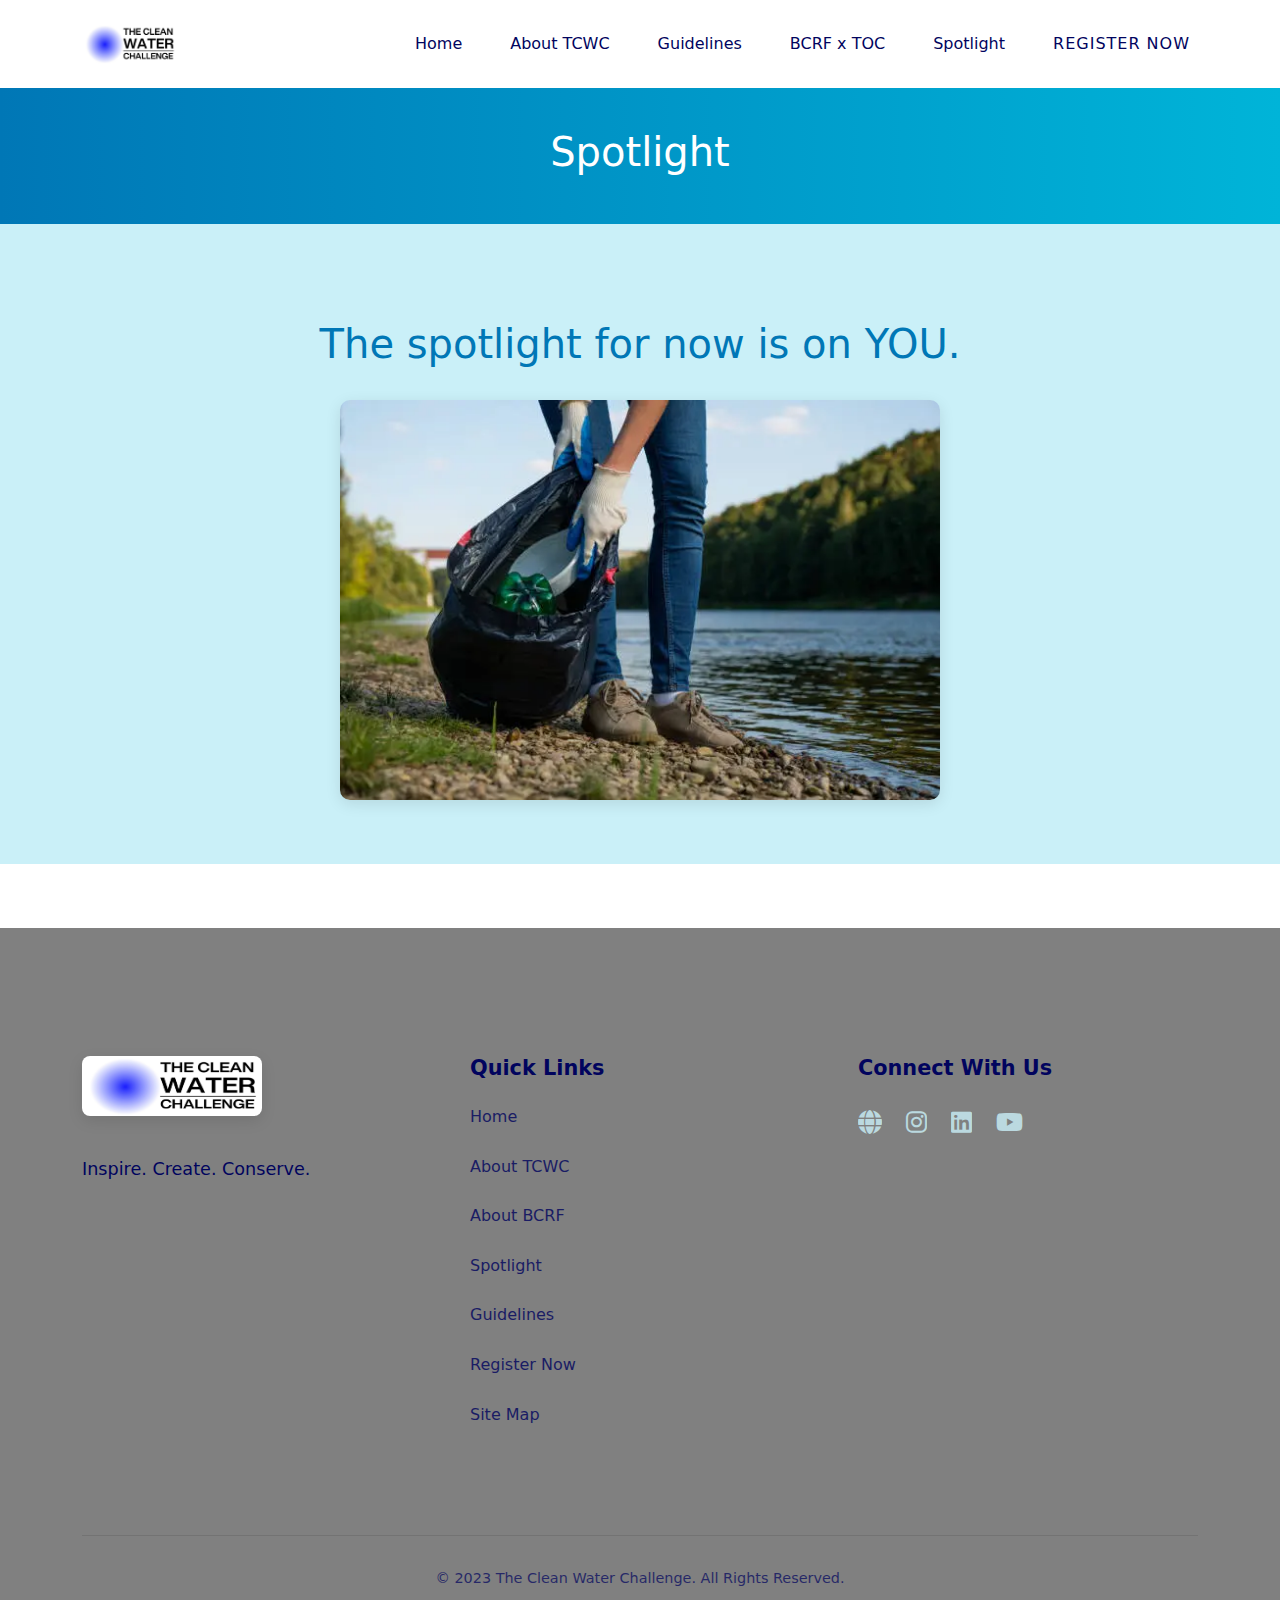
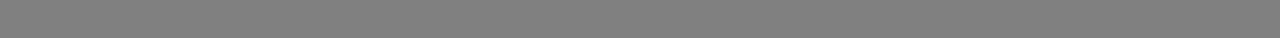
<file: spotlight.html>
<!DOCTYPE html>
<html lang="en">
<head>
    <meta charset="UTF-8">
    <meta name="viewport" content="width=device-width, initial-scale=1.0">
    <title>Spotlight - The Clean Waters Challenge</title>
    <link rel="stylesheet" href="styles.css">
    <link rel="stylesheet" href="https://cdnjs.cloudflare.com/ajax/libs/font-awesome/6.0.0-beta3/css/all.min.css">
    <link href="https://fonts.googleapis.com/css2?family=Montserrat:wght@100;400;500;600;700&family=Poppins:wght@100;400;500;600;700&display=swap" rel="stylesheet">
    <link href="https://cdn.jsdelivr.net/npm/bootstrap@5.3.2/dist/css/bootstrap.min.css" rel="stylesheet">
    <link rel="icon" type="image/png" sizes="32x32" href="./logos/favicon-32x32.png">
<link rel="icon" type="image/png" sizes="16x16" href="./logos/favicon-16x16.png">
<link rel="apple-touch-icon" sizes="180x180" href="./logos/apple-touch-icon.png">
<link rel="manifest" href="./site.webmanifest">

</head>
<body>
    <!-- Navigation Bar -->
    <header>
        <div class="container">
            <nav class="navbar navbar-expand-lg">
                <div class="logo">
                    <img src="./logos/logo.png" alt="TCWC Logo">
                </div>
                
                <button class="navbar-toggler hamburger" type="button" data-bs-toggle="collapse" data-bs-target="#navbarNav" aria-controls="navbarNav" aria-expanded="false" aria-label="Toggle navigation">
                    <span></span>
                    <span></span>
                    <span></span>
                </button>
                
                <div class="collapse navbar-collapse" id="navbarNav">
                    <ul class="navbar-nav nav-links ms-auto">
                        <li class="nav-item"><a class="nav-link" href="index.html">Home</a></li>
                        <li class="nav-item"><a class="nav-link" href="about-tcwc.html">About TCWC</a></li>
                        <li class="nav-item"><a class="nav-link" href="guidelines.html">Guidelines</a></li>
                        <li class="nav-item"><a class="nav-link" href="https://bharatcleanrivers.com/" target="_blank">BCRF x TOC</a></li>
                        <li class="nav-item"><a class="nav-link" href="spotlight.html">Spotlight</a></li>
                        <li class="nav-item"><a class="nav-link register-btn" href="https://docs.google.com/forms/d/e/1FAIpQLSfzUYQzGenbvrikNWLLRdE9n7EDdn3TvppN00e6zQhsI6_kOQ/formResponse" target="_blank">Register Now</a></li>
                    </ul>
                </div>
            </nav>
        </div>
    </header>

    <!-- Page Banner -->
    <section class="page-banner">
        <div class="container">
            <h1>Spotlight</h1>
        </div>
    </section>

    <!-- Spotlight Hero Section -->
    <section class="spotlight-hero">
        <div class="container">
            <div class="spotlight-hero-content">
                <h2>The spotlight for now is on YOU.</h2>
                <div class="spotlight-hero-image">
                    <img src="./Home Page Pictures/beach cleanup 2.png" alt="Environmental Conservation">
                </div>
            </div>
        </div>
    </section>
    <!-- Featured Projects Section -->
    <!-- <section class="spotlight-section">
        <div class="container">
            <h2 class="section-title">Featured Projects</h2>
            <div class="spotlight-grid">
                <div class="spotlight-card">
                    <div class="spotlight-image">
                        <img src="https://images.unsplash.com/photo-1621451537084-482c71073a0f" alt="River Cleanup Project">
                    </div>
                    <div class="spotlight-content">
                        <h3>River Cleanup Initiative</h3>
                        <p>Community-led cleanup drive at Mithi River, removing over 2 tons of plastic waste and engaging 200+ volunteers.</p>
                    </div>
                </div>
            </div>
        </div>
    </section> -->

    <!-- Impact Stories Section -->
    <!-- <section class="impact-stories">
        <div class="container">
            <h2 class="section-title">Impact Stories</h2>
            <div class="stories-slider">
                <div class="story-slide">
                    <div class="story-image">
                        <img src="https://images.unsplash.com/photo-1488521787991-ed7bbaae773c?ixlib=rb-4.0.3&ixid=M3wxMjA3fDB8MHxwaG90by1wYWdlfHx8fGVufDB8fHx8fA%3D%3D&auto=format&fit=crop&w=1170&q=80" alt="Student Story">
                    </div>
                    <div class="story-content">
                        <h3>"Art Changed My Perspective"</h3>
                        <p class="story-quote">"Participating in last year's Clean Waters Challenge opened my eyes to the severity of plastic pollution in our rivers. Through my artwork, I was able to express my concerns and propose solutions. The experience has transformed me into an environmental advocate in my community."</p>
                        <p class="story-author">- Priya Sharma, Student, St. Xavier's College</p>
                    </div>
                </div>
                <div class="story-navigation">
                    <button class="prev-story"><i class="fas fa-chevron-left"></i></button>
                    <button class="next-story"><i class="fas fa-chevron-right"></i></button>
                </div>
            </div>
        </div>
    </section> -->

    <!-- Media Coverage Section -->
    <!-- <section class="media-coverage">
        <div class="container">
            <h2 class="section-title">Media Coverage</h2>
            <div class="media-grid">
                <div class="media-card">
                    <div class="media-logo">
                        <img src="https://via.placeholder.com/150x80?text=Times+of+India" alt="Times of India"> -->

    <!-- Featured Projects Section -->
    <!-- <section class="spotlight-section">
        <div class="container">
            <h2 class="section-title">Featured Projects</h2>
            <div class="spotlight-grid">
                <div class="spotlight-card">
                    <div class="spotlight-image">
                        <img src="https://images.unsplash.com/photo-1621451537084-482c71073a0f" alt="River Cleanup Project">
                    </div>
                    <div class="spotlight-content">
                        <h3>River Cleanup Initiative</h3>
                        <p>Community-led cleanup drive at Mithi River, removing over 2 tons of plastic waste and engaging 200+ volunteers.</p>
                    </div>
                </div>
            

   Impact Stories Section -->
    <!-- <section class="impact-stories">
        <div class="container">
            <h2 class="section-title">Impact Stories</h2>
            <div class="stories-slider">
                <div class="story-slide">
                    <div class="story-image">
                        <img src="https://images.unsplash.com/photo-1488521787991-ed7bbaae773c?ixlib=rb-4.0.3&ixid=M3wxMjA3fDB8MHxwaG90by1wYWdlfHx8fGVufDB8fHx8fA%3D%3D&auto=format&fit=crop&w=1170&q=80" alt="Student Story">
                    </div>
                    <div class="story-content">
                        <h3>"Art Changed My Perspective"</h3>
                        <p class="story-quote">"Participating in last year's Clean Waters Challenge opened my eyes to the severity of plastic pollution in our rivers. Through my artwork, I was able to express my concerns and propose solutions. The experience has transformed me into an environmental advocate in my community."</p>
                        <p class="story-author">- Priya Sharma, Student, St. Xavier's College</p>
                    </div>
                </div>
                <div class="story-navigation">
                    <button class="prev-story"><i class="fas fa-chevron-left"></i></button>
                    <button class="next-story"><i class="fas fa-chevron-right"></i></button>
                </div>
            </div>
        </div>
    </section>

     Media Coverage Section -->
    <!-- <section class="media-coverage">
        <div class="container">
            <h2 class="section-title">Media Coverage</h2>
            <div class="media-grid">
                <div class="media-card">
                    <div class="media-logo">
                        <img src="https://via.placeholder.com/150x80?text=Times+of+India" alt="Times of India">
                    </div>
                    <h3>Times of India</h3>
                    <p>"The Clean Waters Challenge is mobilizing young minds to address one of Mumbai's most pressing environmental issues."</p>
                    <a href="#" class="read-article">Read Article <i class="fas fa-external-link-alt"></i></a>
                </div>
                <div class="media-card">
                    <div class="media-logo">
                        <img src="https://via.placeholder.com/150x80?text=Hindustan+Times" alt="Hindustan Times">
                    </div>
                    <h3>Hindustan Times</h3>
                    <p>"A creative approach to environmental activism that's making waves across Mumbai's educational institutions."</p>
                    <a href="#" class="read-article">Read Article <i class="fas fa-external-link-alt"></i></a>
                </div>
                <div class="media-card">
                    <div class="media-logo">
                        <img src="https://via.placeholder.com/150x80?text=The+Hindu" alt="The Hindu">
                    </div>
                    <h3>The Hindu</h3>
                    <p>"Bharat Clean Rivers Foundation's innovative competition is turning students into environmental champions."</p>
                    <a href="#" class="read-article">Read Article <i class="fas fa-external-link-alt"></i></a>
                </div>
                <div class="media-card">
                    <div class="media-logo">
                        <img src="https://via.placeholder.com/150x80?text=Mid+Day" alt="Mid Day">
                    </div>
                    <h3>Mid Day</h3>
                    <p>"The Clean Waters Challenge exemplifies how art and activism can come together to create meaningful environmental change."</p>
                    <a href="#" class="read-article">Read Article <i class="fas fa-external-link-alt"></i></a>
                </div>
            </div>
        </div>
    </section> -->

    <!-- Upcoming Events Section -->
    <!-- <section class="upcoming-events">
        <div class="container">
            <h2 class="section-title">Upcoming Events</h2>
            <div class="events-list">
                <div class="event-item">
                    <div class="event-date">
                        <span class="day">15</span>
                        <span class="month">Mar</span>
                    </div>
                    <div class="event-details">
                        <h3>Workshop: Creative Expression for Environmental Advocacy</h3>
                        <p class="event-location"><i class="fas fa-map-marker-alt"></i> St. Xavier's College, Mumbai</p>
                        <p class="event-time"><i class="far fa-clock"></i> 10:00 AM - 1:00 PM</p>
                        <p class="event-description">A hands-on workshop for students interested in using art and writing to advocate for environmental causes.</p>
                        <a href="#" class="event-register">Register <i class="fas fa-arrow-right"></i></a>
                    </div>
                </div>
                <div class="event-item">
                    <div class="event-date">
                        <span class="day">22</span>
                        <span class="month">Mar</span>
                    </div>
                    <div class="event-details">
                        <h3>World Water Day Celebration</h3>
                        <p class="event-location"><i class="fas fa-map-marker-alt"></i> Juhu Beach, Mumbai</p>
                        <p class="event-time"><i class="far fa-clock"></i> 4:00 PM - 7:00 PM</p>
                        <p class="event-description">Join us for a beach cleanup and awareness event to celebrate World Water Day.</p>
                        <a href="#" class="event-register">Register <i class="fas fa-arrow-right"></i></a>
                    </div>
                </div>
                <div class="event-item">
                    <div class="event-date">
                        <span class="day">10</span>
                        <span class="month">Mar</span>
                    </div>
                    <div class="event-details">
                        <h3>Registration Deadline</h3>
                        <p class="event-location"><i class="fas fa-globe"></i> Online</p>
                        <p class="event-time"><i class="far fa-clock"></i> 11:59 PM</p>
                        <p class="event-description">Last day to register for The Clean Waters Challenge 2023.</p>
                        <a href="register.html" class="event-register">Register Now <i class="fas fa-arrow-right"></i></a>
                    </div>
                </div>
            </div>
        </div>
    </section> -->

    <!-- CTA Section -->
    <!-- <section class="cta-section">
        <div class="container">
            <h2>Ready to Make a Difference?</h2>
            <p>Join The Clean Waters Challenge and be part of the movement to create a cleaner, more sustainable future for our rivers.</p>
            <a href="https://docs.google.com/forms/d/1qTkvCB6DeCjeE_NaLQInuieeUNGc_ksRTwnC0xw6EHE/edit" class="cta-button" target="_blank">Register Now</a>
        </div>
    </section>  -->

    <!-- Footer -->
    <footer>
        <div class="container">
            <div class="footer-content">
                <div class="footer-logo">
                    <img src="./logos/logo.png" alt="TCWC Logo">
                    <p>Inspire. Create. Conserve.</p>
                </div>
                <div class="footer-links">
                    <h3>Quick Links</h3>
                    <ul>
                        <li><a href="index.html">Home</a></li>
                        <li><a href="about-tcwc.html">About TCWC</a></li>
                        <li><a href="about-bcrf.html">About BCRF</a></li>
                        <li><a href="spotlight.html">Spotlight</a></li>
                        <li><a href="guidelines.html">Guidelines</a></li>
                        <li><a href="https://docs.google.com/forms/d/1qTkvCB6DeCjeE_NaLQInuieeUNGc_ksRTwnC0xw6EHE/edit " target="_blank" >Register Now</a></li>
                        <li><a href="sitemap.html">Site Map</a></li>
                    </ul>
                </div>
                <div class="footer-social">
                    <h3>Connect With Us</h3>
                    <div class="social-icons">
                        <a href="https://bharatcleanrivers.com/" target="_blank"><i class="fas fa-globe"></i></a>
                        <a href="https://instagram.com/bharatcleanrivers" target="_blank"><i class="fab fa-instagram"></i></a>
                        <a href="https://www.linkedin.com/company/bharat-clean-rivers-foundation/" target="_blank"><i class="fab fa-linkedin"></i></a>
                        <a href="https://www.youtube.com/@BharatCleanRivers" target="_blank"><i class="fab fa-youtube"></i></a>
                    </div>
                </div>
            </div>
            <div class="footer-bottom">
                <p>&copy; 2023 The Clean Water Challenge. All Rights Reserved.</p>
            </div>
        </div>
    </footer>

    <script src="script.js"></script>
    <script src="https://cdn.jsdelivr.net/npm/bootstrap@5.3.2/dist/js/bootstrap.bundle.min.js"></script>
</body>
</html>
</file>
<file: styles.css>
/* Base Styles */
/* Remove white overlay on mobile */
@media screen and (max-width: 768px) {
    body::before {
        content: none;
    }
    
    .container {
        background: transparent;
    }
}
:root {
    --primary-color: #0077b6;
    --secondary-color: #90e0ef;
    --accent-color: #00b4d8;
    --light-color: #caf0f8;
    --white-color: #ffffff;
    --dark-color: #01045e;
    --text-color: #333333;
    --transition: all 0.3s ease;
    --box-shadow: 0 5px 15px rgba(0, 0, 0, 0.1);
}

@import url('https://fonts.googleapis.com/css2?family=Proxima+Nova:wght@600&display=swap');



* {
    margin: 0;
    padding: 0;
    box-sizing: border-box;
    
}

html {
    scroll-behavior: smooth;
    scroll-padding-top: 80px;
}

body {
    font-family: 'Proxima Nova', sans-serif;
    line-height: 1.6;
    color: var(--text-color);
    background-color: var(--white-color);
    overflow-x: hidden;
}

.container {
    width: 100%;
    max-width: 1200px;
    margin: 0 auto;
    padding: 0 1rem;
    position: relative;
    z-index: 1;
}

img {
    max-width: 100%;
    height: auto;
    border-radius: 8px;
    box-shadow: var(--box-shadow);
    transition: transform 0.5s ease;
}

img:hover {
    transform: scale(1.02);
}

a {
    text-decoration: none;
    color: var(--primary-color);
    transition: var(--transition);
}

a:hover {
    color: var(--accent-color);
}

ul {
    list-style: none;
}

.section-title {
    color: white;
    font-size: 2.5rem;
    text-align: center;
    margin: 3rem 0;
    width: 100%;
    position: relative;
    font-weight: 700;
    animation: none !important;
    opacity: 1 !important;
    visibility: visible !important;
}

.section-title::after {
    content: '';
    position: absolute;
    bottom: -15px;
    left: 50%;
    transform: translateX(-50%);
    width: 80px;
    height: 4px;
    background-color: var(--accent-color);
    border-radius: 2px;
}

/* Header and Navigation Styles */
header {
    background-color: white;
    position: fixed;
    top: 0;
    left: 0;
    width: 100%;
    z-index: 1000;
    padding: 1rem 0;
}

.navbar {
    padding: 0;
    width: 100%;
    display: flex;
    justify-content: space-between;
    align-items: center;
}

.logo {
    position: relative;
    z-index: 1002;
}

.logo img {
    height: 40px;
    box-shadow: none;
    display: block;
}

.hamburger {
    display: none;
    background: none;
    border: none;
    cursor: pointer;
    padding: 0;
    z-index: 1002;
    position: relative;
}

.hamburger span {
    display: block;
    width: 25px;
    height: 2px;
    margin: 5px 0;
    background-color: var(--white-color);
    transition: 0.3s ease;
}

@media screen and (max-width: 992px) {
    header {
        padding: 0.5rem 0;
        background-color: white;
    }
    
    .hamburger {
        display: block;
        margin-right: 1rem;
        color: black;
    }
    .navbar-expand-lg{
        background-color: white;
    }
    .navbar-collapse {
        position: fixed;
        top: 0;
        right: -100%;
        width: 100%;
        height: 100vh;
        transition: 0.3s ease-in-out;
        padding-top: 80px;
      
    }

    .navbar-collapse.show {
        right: 0;
    }
}

.nav-links {
    display: flex;
    align-items: center;
    gap: 2rem;
}

.nav-links a {
    color: var(--dark-color);
    font-weight: 500;
    position: relative;
    background-color: white;
}

.nav-links a::after {
    content: '';
    position: absolute;
    bottom: -5px;
    left: 0;
    width: 0;
    height: 2px;
    background-color: var(--accent-color);
    transition: width 0.3s ease;
}

.nav-links a:hover::after,
.nav-links a.active::after {
    width: 100%;
}

/* Hero Section Styles */
.hero {
    background: linear-gradient(135deg, var(--primary-color), var(--dark-color));
    min-height: 100vh;
    display: flex;
    align-items: center;
    padding: 100px 0;
    position: relative;
    overflow: hidden;
}

.hero-content {
    color: var(--white-color);
    max-width: 600px;
    z-index: 2;
}

.hero h1 {
    font-size: 4rem;
    font-weight: 700;
    line-height: 1.2;
    margin-bottom: 1.5rem;
}

.hero h2 {
    font-size: 2rem;
    margin-bottom: 1.5rem;
    font-weight: 500;
    color: var(--light-color);
    animation: none !important;
    opacity: 1 !important;
    visibility: visible !important;
}

.hero p {
    font-size: 1.25rem;
    margin-bottom: 2rem;
    opacity: 0.9;
}

.hero-image {
    position: absolute;
    right: 0;
    top: 50%;
    transform: translateY(-50%);
    width: 45%;
    max-width: 600px;
    z-index: 1;
}

.hero-image img {
    max-width: 100%;
    border-radius: 15px;
    box-shadow: 0 20px 40px rgba(0, 0, 0, 0.2);
}

.hero-buttons {
    display: flex;
    gap: 1rem;
    justify-content: center;
}

.register-btn {
    display: inline-block;
    background: var(--white-color);
    color: var(--primary-color);
    padding: 1rem 2rem;
    border-radius: 10px;
    font-weight: 600;
    font-size: 1.1rem;
    transition: all 0.3s ease;
    text-transform: uppercase;
    letter-spacing: 1px;
    text-align: center;
}

.register-btn:hover {
    background: var(--accent-color);
    color: var(--white-color);
    transform: translateY(-3px);
    box-shadow: 0 5px 15px rgba(0, 0, 0, 0.2);
}

/* Page Banner */
.page-banner {
    width: 100%;
    margin-top: 80px; /* Adjust based on your header height */
    padding: 3rem 1rem;
    background: linear-gradient(to right, var(--primary-color), var(--accent-color));
    color: white;
    text-align: center;
}

.page-banner h1 {
    font-size: 2.5rem;
    margin: 0;
}

/* About Section */
.about-section {
    padding: 5rem 0;
    background-color: #ffffff;
    display: block !important;
    position: relative;
    z-index: 1;
}

.about-content {
    display: flex;
    align-items: center;
    gap: 3rem;
    margin-top: 2rem;
}

.about-text {
    flex: 1;
    opacity: 1 !important;
    visibility: visible !important;
}

.about-image {
    flex: 1;
    opacity: 1 !important;
    visibility: visible !important;
}

.about-image img {
    width: 100%;
    border-radius: 10px;
    box-shadow: 0 4px 15px rgba(0, 0, 0, 0.1);
}

.about-text h3 {
    color: var(--primary-color);
    font-size: 1.8rem;
    margin-bottom: 1.5rem;
    font-weight: 600;
    animation: none !important;
    opacity: 1 !important;
    visibility: visible !important;
}

.about-text p {
    color: #333333 !important;
    font-size: 1.1rem;
    line-height: 1.8;
    margin-bottom: 1.5rem;
    opacity: 1 !important;
    animation: none !important;
    visibility: visible !important;
}

.read-more {
    display: inline-flex;
    align-items: center;
    color: var(--primary-color);
    font-weight: 600;
    text-decoration: none;
    gap: 0.5rem;
    transition: var(--transition);
}

.read-more:hover {
    color: var(--accent-color);
}

.read-more i {
    transition: transform 0.3s ease;
}

.read-more:hover i {
    transform: translateX(5px);
}

/* About Detail Section */
.about-detail-section {
    padding: 5rem 0;
    background-color: #ffffff;
    color: #333333;
}

.about-detail-content {
    display: flex;
    gap: 3rem;
    margin-bottom: 4rem;
}

.about-detail-image, .about-detail-text {
    flex: 1;
}

.about-detail-text {
    text-align: center;
    max-width: 800px;
    margin: 0 auto;
    padding: 2rem 1rem;
}

.about-detail-text h2 {
    margin-bottom: 1.5rem;
}

.about-detail-text p {
    margin-bottom: 1rem;
    line-height: 1.8;
}

/* Impact Section */
.impact-section {
    text-align: center;
    padding: 4rem 0;
}

.impact-grid {
    display: grid;
    grid-template-columns: repeat(auto-fit, minmax(250px, 1fr));
    gap: 2rem;
}

.impact-card {
    text-align: center;
    padding: 2rem;
    background-color: var(--white-color);
    border-radius: 10px;
    box-shadow: var(--box-shadow);
    transition: var(--transition);
}

.impact-card:hover {
    transform: translateY(-10px);
    box-shadow: 0 15px 10px rgba(0, 0, 0, 0.1);
}

.impact-icon {
    font-size: 2.5rem;
    color: var(--accent-color);
    margin-bottom: 1rem;
}

.impact-card h3 {
    margin-bottom: 1rem;
    color: var(--primary-color);
}

/* Categories Section */
.categories-section {
    text-align: center;
    padding: 4rem 0;
}

.categories-grid {
    display: grid;
    grid-template-columns: repeat(auto-fit, minmax(100px, 1fr));
    gap: 2rem;
}

.category-card {
    text-align: center;
    padding: 2rem;
    background-color: var(--white-color);
    border-radius: 10px;
    overflow: hidden;
    box-shadow: var(--box-shadow);
    transition: var(--transition);
}

.category-card:hover {
    transform: translateY(-10px);
    box-shadow: 0 15px 10px rgba(0, 0, 0, 0.1);
}

.category-card img {
    width: 100%;
    height: 200px;
    object-fit: cover;
    border-radius: 10px 10px 0 0;
}

.category-card h3 {
    padding: 1.5rem 1.5rem 0.5rem;
    color: var(--primary-color);
}

.category-card p {
    padding: 0 1.5rem 1rem;
}

.category-card ul {
    text-align: left;
    max-width: 80%;
    margin: 1rem auto;
}

.category-card ul li {
    padding: 0.3rem 0;
    position: relative;
    padding-left: 1.5rem;
}

.category-card ul li::before {
    content: '•';
    color: var(--accent-color);
    position: absolute;
    left: 0;
    font-size: 1.2rem;
}

/* Timeline Section */
.timeline-section {
    text-align: center;
    padding: 4rem 0;
}

.timeline {
    position: relative;
    max-width: 800px;
    margin: 0 auto;
}

.timeline::before {
    content: '';
    position: absolute;
    top: 0;
    left: 50%;
    transform: translateX(-50%);
    width: 4px;
    height: 100%;
    background-color: var(--light-color);
}

.timeline-item {
    position: relative;
    margin-bottom: 2rem;
}

.timeline-dot {
    position: absolute;
    top: 0;
    left: 50%;
    transform: translateX(-50%);
    width: 20px;
    height: 20px;
    background-color: var(--accent-color);
    border-radius: 50%;
    z-index: 1;
}

.timeline-content {
    position: relative;
    width: 45%;
    padding: 1.5rem;
    background-color: var(--white-color);
    border-radius: 10px;
    box-shadow: var(--box-shadow);
    text-align: center;
}

.timeline-item:nth-child(odd) .timeline-content {
    left: 0;
}

.timeline-item:nth-child(even) .timeline-content {
    left: 55%;
}

.timeline-content h3 {
    color: var(--primary-color);
    margin-bottom: 0.5rem;
}

/* Spotlight Hero Section */
.spotlight-hero {
    padding: 6rem 0 4rem;
    background-color: var(--light-color);
}

.spotlight-hero-content {
    text-align: center;
}

.spotlight-hero-content h2 {
    font-size: 2.5rem;
    color: var(--primary-color);
    margin-bottom: 2rem;
}

.spotlight-hero-image {
    max-width: 600px;
    margin: 0 auto;
}

.spotlight-hero-image img {
    width: 100%;
    height: auto;
    border-radius: 10px;
    box-shadow: 0 4px 15px rgba(0, 0, 0, 0.1);
}

/* Featured Projects */
.featured-projects {
    padding: 5rem 0;
}

.projects-grid {
    display: grid;
    grid-template-columns: repeat(auto-fit, minmax(100px, 1fr));
    gap: 2rem;
}

.project-card {
    background-color: var(--white-color);
    border-radius: 10px;
    overflow: hidden;
    box-shadow: var(--box-shadow);
    transition: var(--transition);
}

.project-card:hover {
    transform: translateY(-10px);
    box-shadow: 0 15px 10px rgba(0, 0, 0, 0.1);
}

.project-image img {
    width: 100%;
    height: 200px;
    object-fit: cover;
    border-radius: 10px 10px 0 0;
}

.project-content {
    padding: 1.5rem;
}

.project-content h3 {
    color: var(--primary-color);
    margin-bottom: 0.5rem;
}

.read-more {
    display: inline-block;
    margin-top: 1rem;
    font-weight: 600;
}

.read-more i {
    margin-left: 0.5rem;
    transition: var(--transition);
}

.read-more:hover i {
    transform: translateX(5px);
}

/* Guidelines Page Specific Styles */
.guidelines-content-section {
    padding: 5rem 0;
    background-color: var(--white-color);
}

.guidelines-intro {
    text-align: center;
    margin-bottom: 4rem;
}

.guidelines-intro h2 {
    font-size: 2.5rem;
    color: var(--dark-color);
    margin-bottom: 1rem;
}

.guidelines-intro p {
    font-size: 1.2rem;
    color: var(--text-color);
    opacity: 0.8;
}

.guidelines-grid {
    display: grid;
    grid-template-columns: repeat(3, 1fr);
    gap: 2rem;
    margin-top: 3rem;
}

.guideline-card {
    background: var(--white-color);
    border-radius: 15px;
    padding: 2rem;
    box-shadow: 0 5px 20px rgba(0, 0, 0, 0.05);
    transition: transform 0.3s ease;
}

.guideline-header {
    display: flex;
    align-items: center;
    gap: 1rem;
    margin-bottom: 1.5rem;
}

.guideline-header i {
    font-size: 1.5rem;
    color: var(--primary-color);
}

.guideline-header h3 {
    font-size: 1.3rem;
    color: var(--dark-color);
    margin: 0;
}

.guideline-list {
    list-style: none;
    padding: 0;
    margin: 0;
}

.guideline-list li {
    margin-bottom: 1rem;
    color: var(--text-color);
    font-size: 1rem;
    line-height: 1.6;
}

.guideline-list li strong {
    color: var(--dark-color);
    display: block;
    margin-bottom: 0.3rem;
}

/* Guidelines Page Layout */
.guidelines-section {
    padding: 4rem 1rem;
}

.guidelines-section h2 {
    font-size: 2.5rem;
    text-align: center;
    margin-bottom: 3rem;
    position: relative;
}

.guidelines-section h2::after {
    content: '';
    position: absolute;
    bottom: -10px;
    left: 50%;
    transform: translateX(-50%);
    width: 80px;
    height: 3px;
    background-color: var(--accent-color);
}

.eligibility-section {
    padding: 6rem 0;
    background-color: var(--white-color);
}

.eligibility-section h2 {
    text-align: center;
    font-size: 2.5rem;
    color: var(--primary-color);
    margin-bottom: 4rem;
    position: relative;
}

.eligibility-section h2::after {
    content: '';
    position: absolute;
    bottom: -15px;
    left: 50%;
    transform: translateX(-50%);
    width: 80px;
    height: 3px;
    background-color: var(--accent-color);
}

.eligibility-grid {
    display: grid;
    grid-template-columns: repeat(4, 1fr);
    gap: 2rem;
    padding: 0 2rem;
}

.eligibility-card {
    background: var(--white-color);
    border-radius: 15px;
    padding: 2.5rem 2rem;
    box-shadow: 0 5px 20px rgba(0, 0, 0, 0.05);
    text-align: left;
}

.eligibility-card h3 {
    display: flex;
    align-items: center;
    gap: 1rem;
    color: var(--primary-color);
    font-size: 1.4rem;
    margin-bottom: 1.5rem;
}

.eligibility-card h3 i {
    font-size: 1.8rem;
    color: var(--accent-color);
}

.eligibility-card ul {
    list-style: none;
    padding: 0;
    margin: 0;
}

.eligibility-card li {
    margin-bottom: 1rem;
    font-size: 1.1rem;
    color: var(--text-color);
    line-height: 1.6;
}

/* Responsive Adjustments */
@media screen and (max-width: 1200px) {
    .eligibility-grid {
        grid-template-columns: repeat(2, 1fr);
        gap: 2rem;
    }
}

@media screen and (max-width: 768px) {
    .eligibility-grid {
        grid-template-columns: 1fr;
        padding: 0 1rem;
    }
    
    .eligibility-section h2 {
        font-size: 2rem;
        margin-bottom: 3rem;
    }
}

/* Eligibility Section Styles */
.eligibility-section {
    padding: 4rem 0;
    text-align: center;
}

.eligibility-section h2 {
    color: #0077b6;
    font-size: 2.5rem;
    text-align: center;
    margin-bottom: 3rem;
    position: relative;
}

.eligibility-section h2::after {
    content: '';
    position: absolute;
    bottom: -10px;
    left: 50%;
    transform: translateX(-50%);
    width: 100px;
    height: 3px;
    background-color: #00b4d8;
}

/* Grid Layout */
.eligibility-grid {
    display: grid;
    grid-template-columns: repeat(4, 1fr);
    gap: 2rem;
    max-width: 1200px;
    margin: 0 auto;
    padding: 2rem;
    justify-content: center;
}

/* Card Styles */
.eligibility-card {
    background: white;
    border-radius: 15px;
    padding: 2.5rem 2rem;
    box-shadow: 0 4px 20px rgba(0, 0, 0, 0.08);
    height: 100%;
    text-align: left;
}

.card-header {
    display: flex;
    align-items: center;
    margin-bottom: 1.5rem;
}

.eligibility-card i {
    font-size: 1.5rem;
    color: #0077b6;
    margin-right: 1rem;
}

.eligibility-card h3 {
    color: #0077b6;
    font-size: 1.4rem;
    margin: 0;
    font-weight: 600;
}

/* Responsive Adjustments */
@media screen and (max-width: 1200px) {
    .eligibility-grid {
        grid-template-columns: repeat(2, 1fr);
        padding: 1.5rem;
        max-width: 800px;
    }
}

@media screen and (max-width: 768px) {
    .eligibility-grid {
        grid-template-columns: 1fr;
        padding: 1rem;
        max-width: 400px;
    }

    .eligibility-section h2 {
        font-size: 2rem;
        margin-bottom: 2rem;
        padding: 0 1rem;
    }
}

.why-join-section {
    padding: 6rem 0;
    background: linear-gradient(to right, #f8f9fa, #e9ecef);
}

.why-join-section h2 {
    text-align: center;
    font-size: 2.8rem;
    color: #0077b6;
    margin-bottom: 4rem;
    position: relative;
}

.why-join-section h2::after {
    content: '';
    position: absolute;
    bottom: -15px;
    left: 50%;
    transform: translateX(-50%);
    width: 80px;
    height: 4px;
    background: linear-gradient(to right, #0077b6, #00b4d8);
    border-radius: 2px;
}

.why-join-content {
    max-width: 1400px;
    margin: 0 auto;
    padding: 0 2rem;
}

.why-join-points {
    display: grid;
    grid-template-columns: repeat(5, 1fr);
    gap: 1.5rem;
}

.join-point {
    background: white;
    padding: 2rem;
    border-radius: 12px;
    box-shadow: 0 4px 15px rgba(0, 0, 0, 0.08);
    transition: transform 0.3s ease, box-shadow 0.3s ease;
    height: 100%;
    display: flex;
    flex-direction: column;
    align-items: center;
    text-align: center;
}

.join-point:hover {
    transform: translateY(-5px);
    box-shadow: 0 8px 25px rgba(0, 0, 0, 0.12);
}

.join-point i {
    font-size: 2.5rem;
    color: #0077b6;
    margin-bottom: 1.5rem;
    background: rgba(0, 119, 182, 0.1);
    padding: 1rem;
    border-radius: 10px;
}

.join-point h3 {
    font-size: 1.3rem;
    color: #333;
    margin-bottom: 1rem;
}

.join-point p {
    color: #666;
    line-height: 1.5;
    font-size: 1rem;
    margin: 0;
}

/* Responsive adjustments */
@media screen and (max-width: 1200px) {
    .why-join-points {
        grid-template-columns: repeat(3, 1fr);
    }
}

@media screen and (max-width: 768px) {
    .why-join-points {
        grid-template-columns: repeat(2, 1fr);
    }
    
    .why-join-section h2 {
        font-size: 2.2rem;
    }
}

@media screen and (max-width: 576px) {
    .why-join-points {
        grid-template-columns: 1fr;
    }
}

.accordion-item {
    margin-bottom: 0.5rem;
    border: 1px solid rgba(0,0,0,.125);
    border-radius: 8px !important;
}

.accordion-button:not(.collapsed) {
    background-color: var(--primary-color);
    color: white;
}

.accordion-button:focus {
    box-shadow: none;
    border-color: rgba(0,0,0,.125);
}

.accordion-body {
    padding: 1.5rem;
    line-height: 1.6;
}

.faq-section {
    background-color: var(--light-color);
    padding: 4rem 0;
}

.faq-section .container {
    max-width: 800px;
    margin: 0 auto;
}

/* Submission Process Styles */
.submission-process {
    padding: 4rem 0; 
    margin-top: 100px;
    background-color: var(--light-color);
}

.submission-process h2 {
    text-align: center;
    font-size: 2.5rem;
    color: var(--primary-color);
    margin-bottom: 3rem;
    position: relative;
}

.submission-process h2::after {
    content: '';
    position: absolute;
    bottom: -15px;
    left: 50%;
    transform: translateX(-50%);
    width: 80px;
    height: 4px;
    background: linear-gradient(to right, var(--primary-color), var(--accent-color));
    border-radius: 2px;
}

.process-steps {
    display: grid;
    grid-template-columns: repeat(4, 1fr);
    gap: 2rem;
    max-width: 1200px;
    margin: 0 auto;
    padding: 0 1rem;
}

.process-step {
    background: white;
    border-radius: 15px;
    padding: 2rem;
    box-shadow: 0 4px 15px rgba(0, 0, 0, 0.1);
    transition: transform 0.3s ease;
    position: relative;
}

.process-step:hover {
    transform: translateY(-5px);
}

.step-number {
    position: absolute;
    top: -20px;
    left: 50%;
    transform: translateX(-50%);
    width: 40px;
    height: 40px;
    background: var(--primary-color);
    color: white;
    border-radius: 50%;
    display: flex;
    align-items: center;
    justify-content: center;
    font-weight: bold;
    font-size: 1.2rem;
}

.step-content {
    text-align: center;
    margin-top: 1rem;
}

.step-content h3 {
    color: var(--primary-color);
    font-size: 1.4rem;
    margin-bottom: 1rem;
}

.step-content p {
    color: #666;
    line-height: 1.6;
    font-size: 1rem;
}

/* Responsive Styles */
@media screen and (max-width: 1024px) {
    .process-steps {
        grid-template-columns: repeat(2, 1fr);
    }
}

@media screen and (max-width: 768px) {
    .submission-process h2 {
        font-size: 2rem;
    }
    
    .process-steps {
        grid-template-columns: 1fr;
        max-width: 500px;
    }
    
    .process-step {
        padding: 1.5rem;
    }
}

/* Responsive Styles */
@media screen and (max-width: 1200px) {
    .hero h1 {
        font-size: 3.5rem;
    }
    
    .hero-image {
        width: 40%;
    }
}

@media screen and (max-width: 992px) {
    .hero {
        padding: 80px 0;
    }

    .hero h1 {
        font-size: 3rem;
    }

    .hero-content {
        max-width: 500px;
    }

    .hero-image {
        width: 35%;
    }
}

@media screen and (max-width: 768px) {
    .hero {
        text-align: center;
        padding: 60px 0;
    }

    .hero-content {
        max-width: 100%;
        padding: 0 20px;
    }

    .hero h1 {
        font-size: 2.5rem;
    }

    .hero p {
        font-size: 1.1rem;
    }

    .hero-image {
        position: relative;
        width: 80%;
        margin: 40px auto 0;
        top: auto;
        transform: none;
        display: block;
    }
}

@media screen and (max-width: 480px) {
    .hero h1 {
        font-size: 2rem;
    }

    .hero p {
        font-size: 1rem;
    }

    .register-btn {
        padding: 0.8rem 1.5rem;
        font-size: 1rem;
    }

    .hero-image {
        width: 90%;
    }
}

/* Add these styles to your existing CSS */
.navbar-nav {
    align-items: center;
    gap: 2rem;
}

.nav-link {
    color: var(--dark-color) !important;
    font-weight: 500;
    position: relative;
}

.nav-link::after {
    content: '';
    position: absolute;
    bottom: -5px;
    left: 0;
    width: 0;
    height: 2px;
    background-color: var(--accent-color);
    transition: width 0.3s ease;
}

.nav-link:hover::after,
.nav-link.active::after {
    width: 100%;
}

.navbar-toggler {
    padding: 0;
    border: none;
}

.navbar-toggler:focus {
    box-shadow: none;
}

@media screen and (max-width: 992px) {
    .navbar-collapse {
        position: fixed;
        top: 0;
        right: -100%;
        width: 100%;
        height: 100vh;
        background: transparent;
        backdrop-filter: none;
        transition: 0.3s ease-in-out;
        padding: 1rem;
        z-index: 1000;
    }

    nav {
        background: transparent;
    }

    .container {
        background: transparent;
    }
}

/* Main Section Title */
.main-title {
    color: #0077b6;
    font-size: 2.8rem;
    text-align: center;
    margin: 4rem 0;
    position: relative;
}

.main-title::after {
    content: '';
    position: absolute;
    bottom: -15px;
    left: 50%;
    transform: translateX(-50%);
    width: 120px;
    height: 4px;
    background: #00b4d8;
    border-radius: 2px;
}

/* Contact Section Styles */
.contact-section {
    padding: 4rem 0;
    background-color: white;
    margin-top: 2rem;
    text-align: center;
}

.contact-section h2 {
    color: #333;
    font-size: 2.5rem;
    font-weight: 600;
    margin-bottom: 1.5rem;
}

.contact-section p {
    color: #666;
    font-size: 1.1rem;
    margin-bottom: 3rem;
    max-width: 600px;
    margin: 0 auto 3rem;
}

.contact-info {
    display: flex;
    flex-direction: column;
    align-items: center;
    gap: 1.5rem;
    margin-bottom: 2.5rem;
}

.contact-item {
    display: flex;
    align-items: center;
    gap: 1rem;
}

.contact-item i {
    color: #0077b6;
    font-size: 1.5rem;
}

.contact-item p {
    margin: 0;
    color: #333;
    font-size: 1.1rem;
}

/* Modified Register Now Button */
.cta-button {
    display: inline-block;
    background: #0077b6;
    color: white;
    padding: 1rem 2.5rem;
    border-radius: 10px;
    font-weight: 600;
    font-size: 1.1rem;
    text-transform: uppercase;
    letter-spacing: 1px;
    transition: all 0.3s ease;
    box-shadow: 0 4px 15px rgba(0, 119, 182, 0.2);
}

.cta-button:hover {
    background: #005b8c;
    color: white;
    transform: translateY(-3px);
    box-shadow: 0 6px 20px rgba(0, 119, 182, 0.3);
}

/* Responsive Adjustments */
@media screen and (max-width: 768px) {
    .contact-section {
        padding: 3rem 1rem;
    }
    
    .contact-section h2 {
        font-size: 2rem;
    }
    
    .contact-info {
        gap: 1rem;
    }
}

/* Mobile Navigation Styles */
@media screen and (max-width: 768px) {
    .navbar-collapse {
        position: fixed;
        top: 0;
        right: -100%;
        width: 100%;
        height: 100vh;
        background: transparent;
        backdrop-filter: none;
        transition: 0.3s ease-in-out;
        padding: 1rem;
        z-index: 1000;
    }

    .navbar-collapse.show {
        right: 0;
    }

    /* Prevent background content from scrolling when menu is open */
    body.menu-open {
        overflow: hidden;
    }
}

/* Remove white overlay from body */
body::before {
    content: none !important;
}

/* Ensure header is transparent on mobile */
@media screen and (max-width: 768px) {
    header {
        background: transparent;
    }

    .nav-links {
        background: transparent;
    }

    /* Remove any other potential white backgrounds */
    .navbar, 
    .navbar-collapse.show,
    .nav {
        background: transparent !important;
    }
}

/* Team Section */
.team-section {
    padding: 5rem 0;
    background: var(--white-color);
}

.team-grid {
    display: grid;
    grid-template-columns: repeat(auto-fit, minmax(280px, 1fr));
    gap: 2.5rem;
    margin-top: 3rem;
}

.team-member {
    text-align: center;
    background: white;
    border-radius: 15px;
    padding: 2rem;
    box-shadow: var(--box-shadow);
    transition: transform 0.3s ease;
}

.team-member:hover {
    transform: translateY(-10px);
}

.member-image {
    width: 200px;
    height: 200px;
    border-radius: 50%;
    margin: 0 auto 1.5rem;
    overflow: hidden;
}

.member-image img {
    width: 100%;
    height: 100%;
    object-fit: cover;
}

.member-info h3 {
    color: var(--primary-color);
    margin-bottom: 0.5rem;
}

.member-info p {
    color: #666;
    font-size: 0.9rem;
}

/* Supporters Section */
.supporters-section {
    padding: 5rem 0;
    background: #f8f9fa;
}

.supporters-grid {
    display: grid;
    grid-template-columns: repeat(auto-fit, minmax(200px, 1fr));
    gap: 2rem;
    align-items: center;
    justify-items: center;
    margin-top: 3rem;
}

.supporter-logo {
    max-width: 180px;
    filter: grayscale(100%);
    transition: all 0.3s ease;
}

.supporter-logo:hover {
    filter: grayscale(0%);
    transform: scale(1.05);
}

/* Footer Styles */
footer {
    background-color: grey;
    padding: 4rem 0 2rem;
    margin-top: 4rem;
}

.footer-content {
    display: grid;
    grid-template-columns: 1.5fr 1fr 1fr;
    gap: 3rem;
    margin-bottom: 2rem;
    align-items: start;
}

.footer-logo {
    display: flex;
    flex-direction: column;
    gap: 1rem;
}

.footer-logo img {
    width: 180px;
    height: auto;
}

.footer-logo p {
    color: var(--dark-color);
    font-size: 1.1rem;
    margin-top: 0.5rem;
}

.footer-links h3,
.footer-social h3 {
    color: var(--dark-color);
    font-size: 1.3rem;
    font-weight: 600;
    margin-bottom: 1.5rem;
}

.footer-links ul {
    list-style: none;
    padding: 0;
    margin: 0;
}

.footer-links li {
    margin-bottom: 0.8rem;
}

.footer-links a {
    color: var(--dark-color);
    text-decoration: none;
    font-size: 1rem;
    opacity: 0.8;
    transition: var(--transition);
}

.footer-links a:hover {
    color: var(--primary-color);
    opacity: 1;
    padding-left: 5px;
}

.social-icons {
    display: flex;
    gap: 1.2rem;
}

.social-icons a {
    color: var(--dark-color);
    font-size: 1.4rem;
    opacity: 0.8;
    transition: var(--transition);
}

.social-icons a:hover {
    color: var(--primary-color);
    opacity: 1;
    transform: translateY(-3px);
}

.footer-bottom {
    text-align: center;
    padding-top: 2rem;
    margin-top: 2rem;
    border-top: 1px solid rgba(0, 0, 0, 0.1);
}

.footer-bottom p {
    color: var(--dark-color);
    font-size: 0.9rem;
    opacity: 0.7;
}

/* Responsive Footer */
@media screen and (max-width: 992px) {
    .footer-content {
        grid-template-columns: 1fr 1fr;
    }
    
    .footer-logo {
        grid-column: 1 / -1;
        text-align: center;
        align-items: center;
    }
}

@media screen and (max-width: 576px) {
    .footer-content {
        grid-template-columns: 1fr;
        text-align: center;
        gap: 2rem;
    }

    .footer-links ul {
        display: flex;
        flex-direction: column;
        align-items: center;
    }

    .social-icons {
        justify-content: center;
    }
}

/* Advisory Board Section */
.advisory-board {
    padding: 5rem 0;
    background: #f8f9fa;
}

.sub-section-title {
    color: var(--primary-color);
    font-size: 1.8rem;
    text-align: center;
    margin: 3rem 0 2rem;
    font-weight: 600;
}

.board-members {
    display: grid;
    gap: 2.5rem;
    margin: 2rem 0 4rem;
}

.founders-grid {
    grid-template-columns: repeat(4, 1fr);
}

.advisory-grid {
    grid-template-columns: repeat(3, 1fr);
}

.patrons-grid {
    grid-template-columns: repeat(2, 1fr);
    max-width: 800px;
    margin: 2rem auto 4rem;
}

.member-card {
    background: white;
    border-radius: 15px;
    padding: 2rem;
    text-align: center;
    box-shadow: var(--box-shadow);
    transition: transform 0.3s ease;
}

.member-card:hover {
    transform: translateY(-10px);
}

.member-card img {
    width: 200px;
    height: 200px;
    border-radius: 50%;
    margin-bottom: 1.5rem;
    object-fit: cover;
}

.member-card h3 {
    color: var(--primary-color);
    margin-bottom: 0.5rem;
    font-size: 1.3rem;
}

.member-card p {
    color: #666;
    font-size: 0.9rem;
}

/* Sponsors Section */
.sponsors-section {
    padding: 5rem 0;
    background: white;
}

.sponsors-carousel {
    display: grid;
    grid-template-columns: repeat(auto-fit, minmax(150px, 1fr));
    gap: 2rem;
    align-items: center;
    justify-items: center;
    margin-top: 3rem;
}

.sponsor img {
    max-width: 150px;
    height: auto;
    filter: grayscale(100%);
    transition: all 0.3s ease;
}

.sponsor img:hover {
    filter: grayscale(0%);
    transform: scale(1.05);
}

/* Footer Styles */
.footer-content {
    display: grid;
    grid-template-columns: repeat(3, 1fr);
    gap: 3rem;
    padding: 4rem 0;
}

.footer-logo img {
    height: 60px;
    margin-bottom: 1rem;
}

.footer-links ul {
    display: grid;
    gap: 0.8rem;
}

.social-icons {
    display: flex;
    gap: 1.5rem;
    margin-top: 1rem;
}

.social-icons a {
    color: var(--light-color);
    font-size: 1.5rem;
    transition: var(--transition);
}

.social-icons a:hover {
    color: var(--white-color);
    transform: translateY(-3px);
}

/* Responsive Adjustments */
@media screen and (max-width: 1200px) {
    .founders-grid {
        grid-template-columns: repeat(2, 1fr);
    }

    .advisory-grid {
        grid-template-columns: repeat(2, 1fr);
    }
}

@media screen and (max-width: 992px) {
    .patrons-grid {
        grid-template-columns: repeat(2, 1fr);
    }

    .footer-content {
        grid-template-columns: repeat(2, 1fr);
    }
}

@media screen and (max-width: 768px) {
    .sub-section-title {
        font-size: 1.5rem;
    }

    .founders-grid,
    .advisory-grid,
    .patrons-grid {
        grid-template-columns: 1fr;
        max-width: 350px;
        margin-left: auto;
        margin-right: auto;
    }

    .member-card img {
        width: 180px;
        height: 180px;
    }

    .sponsors-carousel {
        grid-template-columns: repeat(2, 1fr);
    }

    .footer-content {
        grid-template-columns: 1fr;
        text-align: center;
        gap: 2rem;
    }

    .footer-logo {
        display: flex;
        flex-direction: column;
        align-items: center;
    }

    .social-icons {
        justify-content: center;
    }
}

@media screen and (max-width: 480px) {
    .member-card {
        padding: 1.5rem;
    }

    .member-card img {
        width: 150px;
        height: 150px;
    }

    .sponsors-carousel {
        grid-template-columns: 1fr;
    }

    .sponsor img {
        max-width: 120px;
    }
}

/* Register Section Styles */
.register-section {
    background: linear-gradient(135deg, var(--primary-color), var(--accent-color));
    padding: 5rem 0;
    text-align: center;
    color: var(--white-color);
}

.register-section .section-title {
    font-size: 3.5rem;
    font-weight: 700;
    margin-bottom: 2rem;
    position: relative;
    display: inline-block;
}

.register-section .section-title::after {
    content: '';
    position: absolute;
    bottom: -10px;
    left: 50%;
    transform: translateX(-50%);
    width: 100px;
    height: 4px;
    background: var(--white-color);
}

.register-content {
    max-width: 800px;
    margin: 0 auto;
    padding: 2rem 0;
}

.register-content p {
    font-size: 1.25rem;
    margin-bottom: 2.5rem;
    line-height: 1.8;
}

.register-section .cta-button {
    display: inline-block;
    background: var(--white-color);
    color: var(--primary-color);
    font-size: 1.2rem;
    font-weight: 600;
    padding: 1rem 2.5rem;
    border-radius: 50px;
    text-transform: uppercase;
    letter-spacing: 1px;
    transition: var(--transition);
    margin-bottom: 1.5rem;
}

.register-section .cta-button:hover {
    background: var(--accent-color);
    color: var(--white-color);
    transform: translateY(-3px);
    box-shadow: 0 5px 15px rgba(0, 0, 0, 0.2);
}

.deadline-note {
    font-size: 1.1rem;
    opacity: 0.9;
    font-style: italic;
}

/* Responsive Adjustments */
@media screen and (max-width: 768px) {
    .register-section .section-title {
        font-size: 2.5rem;
    }

    .register-content {
        padding: 1.5rem;
    }

    .register-content p {
        font-size: 1.1rem;
    }

    .register-section .cta-button {
        font-size: 1.1rem;
        padding: 0.8rem 2rem;
    }
}

@media screen and (max-width: 480px) {
    .register-section .section-title {
        font-size: 2rem;
    }

    .register-content p {
        font-size: 1rem;
    }

    .deadline-note {
        font-size: 0.9rem;
    }
}

/* Guidelines CTA Section */
.presented-by {
    text-align: center;
    padding: 4rem 0;
    background: linear-gradient(135deg, var(--primary-color), var(--accent-color));
    color: var(--white-color);
    margin: 3rem 0;
}

.presented-by p {
    font-size: 1.5rem;
    margin-bottom: 2rem;
    font-weight: 500;
}

.presented-by .cta-button {
    display: inline-block;
    background-color: var(--white-color);
    color: var(--primary-color);
    padding: 1rem 3rem;
    border-radius: 50px;
    font-size: 1.2rem;
    font-weight: 600;
    text-transform: uppercase;
    letter-spacing: 1px;
    transition: var(--transition);
    text-decoration: none;
    box-shadow: 0 4px 15px rgba(0, 0, 0, 0.1);
}

.presented-by .cta-button:hover {
    transform: translateY(-3px);
    background-color: var(--accent-color);
    color: var(--white-color);
    box-shadow: 0 6px 20px rgba(0, 0, 0, 0.2);
}

/* Responsive Adjustments */
@media screen and (max-width: 768px) {
    .presented-by {
        padding: 3rem 1rem;
    }

    .presented-by p {
        font-size: 1.25rem;
        margin-bottom: 1.5rem;
    }

    .presented-by .cta-button {
        padding: 0.8rem 2rem;
        font-size: 1.1rem;
    }
}

@media screen and (max-width: 480px) {
    .presented-by p {
        font-size: 1.1rem;
    }

    .presented-by .cta-button {
        padding: 0.8rem 1.8rem;
        font-size: 1rem;
    }
}

.eligibility-section {
    padding: 6rem 0;
    background-color: var(--white-color);
}

.eligibility-section h2 {
    text-align: center;
    font-size: 2.5rem;
    color: var(--primary-color);
    margin-bottom: 4rem;
    position: relative;
}

.eligibility-section h2::after {
    content: '';
    position: absolute;
    bottom: -15px;
    left: 50%;
    transform: translateX(-50%);
    width: 80px;
    height: 3px;
    background-color: var(--accent-color);
}

.eligibility-grid {
    display: grid;
    grid-template-columns: repeat(4, 1fr);
    gap: 2rem;
    padding: 0 2rem;
}

.eligibility-card {
    background: var(--white-color);
    border-radius: 15px;
    padding: 2.5rem 2rem;
    box-shadow: 0 5px 20px rgba(0, 0, 0, 0.05);
    text-align: left;
}

.eligibility-card h3 {
    display: flex;
    align-items: center;
    gap: 1rem;
    color: var(--primary-color);
    font-size: 1.4rem;
    margin-bottom: 1.5rem;
}

.eligibility-card h3 i {
    font-size: 1.8rem;
    color: var(--accent-color);
}

.eligibility-card ul {
    list-style: none;
    padding: 0;
    margin: 0;
}

.eligibility-card li {
    margin-bottom: 1rem;
    font-size: 1.1rem;
    color: var(--text-color);
    line-height: 1.6;
}

/* Responsive Adjustments */
@media screen and (max-width: 1200px) {
    .eligibility-grid {
        grid-template-columns: repeat(2, 1fr);
        gap: 2rem;
    }
}

@media screen and (max-width: 768px) {
    .eligibility-grid {
        grid-template-columns: 1fr;
        padding: 0 1rem;
    }
    
    .eligibility-section h2 {
        font-size: 2rem;
        margin-bottom: 3rem;
    }
}
@media screen and (max-width: 768px) {
    .nav-links {
        background: white;
       
    }
}
</file>
